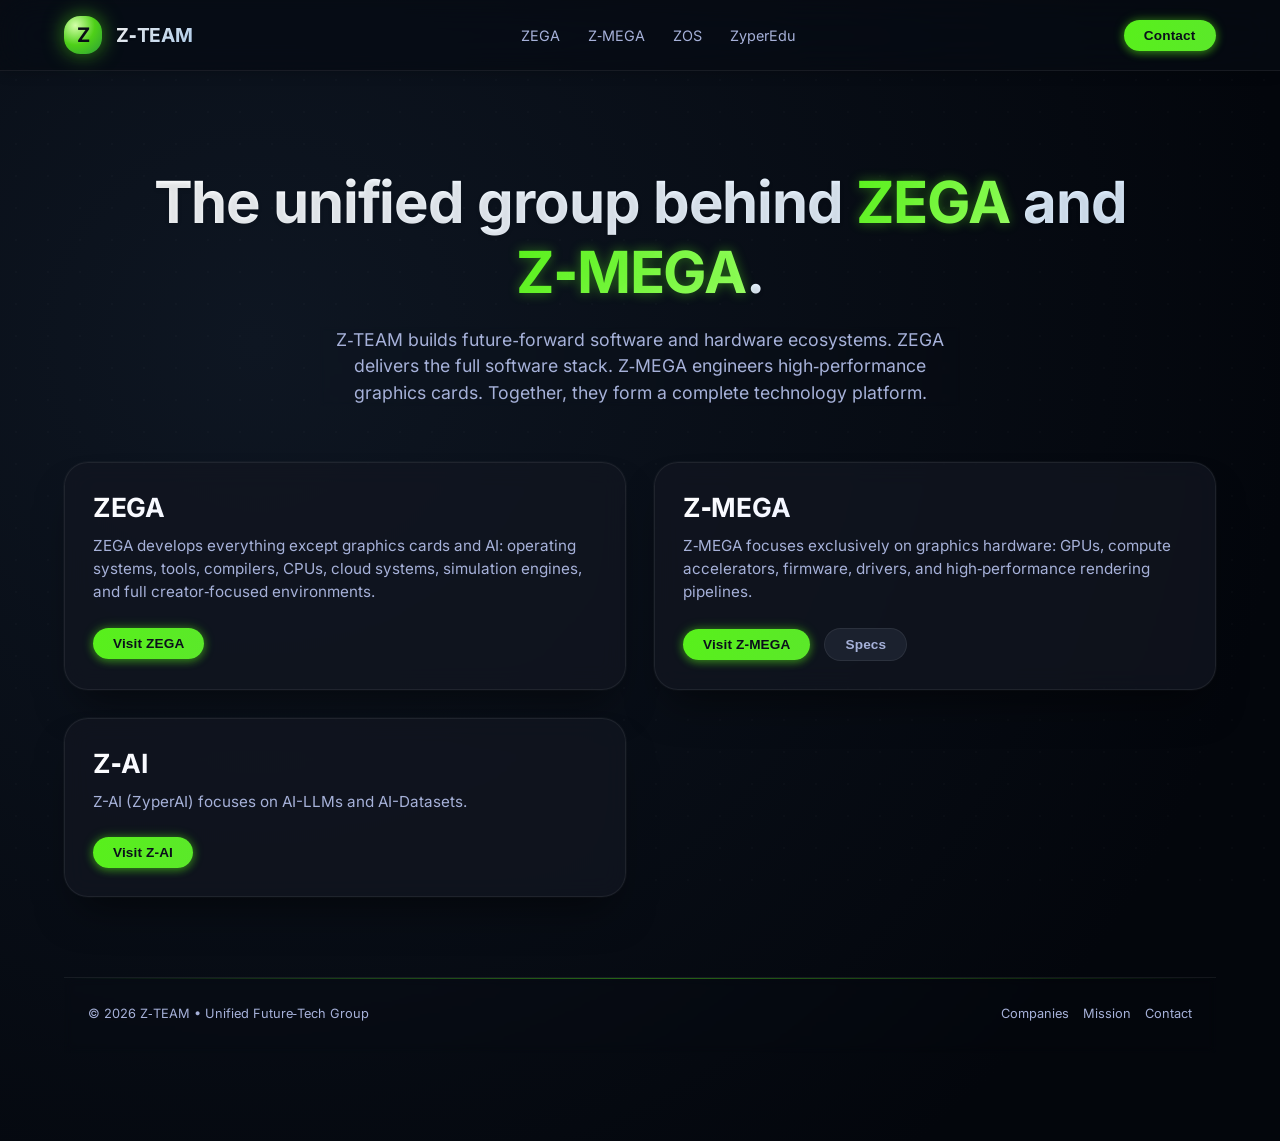
<file: index.html>
<html lang="en">

<head>
  <meta charset="UTF-8">
  <title>Z‑TEAM • Unified Future‑Tech Group</title>
  <meta name="viewport" content="width=device-width, initial-scale=1">
  <meta name="description" content="Z‑TEAM is the unified technology group behind ZEGA (software) and Z‑MEGA (graphics hardware). Future‑forward engineering, clear design, and accessible tools.">

  <link href="font.css" rel="stylesheet">
  <link href="https://z-team-official.github.io/Z-CDN/images/icons/zaix00.ico" rel="favicon">
  <style>
/***************************************
COPYRIGHT: ZEGA
DATE: 2026-03-28
UPDATED: 2026-11-13
THIS IS NOT TO BE SOLD OR REDISTRUIBUTED
***************************************/
:root {
  --accent: #58f01b;
  --accent-glow: rgba(88, 240, 27, 0.6);
  --accent-soft: rgba(88, 240, 27, 0.15);
  --accent-pulse: rgba(88, 240, 27, 0.4);
  --bg: #171717;
  --bg-panel: rgba(18, 22, 32, 0.75);
  --bg-panel-solid: #12161f;
  --bg-soft: #1b212e;
  --text: #f0f3fc;
  --text-muted: #a6b1d9;
  --radius: 24px;
  --radius-sm: 14px;
  --shadow: 0 25px 40px -15px rgba(0, 0, 0, 0.5), 0 0 0 1px rgba(255, 255, 255, 0.03);
  --shadow-glow: 0 25px 40px -12px rgba(0, 0, 0, 0.6), 0 0 0 1px rgba(88, 240, 27, 0.25), 0 0 28px rgba(88, 240, 27, 0.3);
  --border: rgba(255, 255, 255, 0.07);
  --transition-brisk: all 0.3s cubic-bezier(0.2, 0.95, 0.4, 1.05);
}

* {
  margin: 0;
  padding: 0;
  box-sizing: border-box;
}

body {
  font-family: "Inter", system-ui, -apple-system, 'Segoe UI', sans-serif;
  background: radial-gradient(circle at 20% 30%, #0e1622, #03060c 80%);
  color: var(--text);
  -webkit-font-smoothing: antialiased;
  min-height: 100vh;
  position: relative;
}

/* animated grain overlay for depth */
body::after {
  content: "";
  position: fixed;
  inset: 0;
  pointer-events: none;
  background: radial-gradient(rgba(255, 255, 255, 0.02) 1px, transparent 1px) 0 0 / 32px 32px;
  z-index: 0;
}

a {
  color: inherit;
  text-decoration: none;
  transition: var(--transition-brisk);
}

/* header with elevated glassmorphism + dynamic border glow */
header {
  position: sticky;
  top: 0;
  backdrop-filter: blur(18px) saturate(180%);
  background: rgba(7, 11, 18, 0.75);
  border-bottom: 1px solid var(--border);
  z-index: 30;
  box-shadow: 0 2px 12px rgba(0, 0, 0, 0.2);
  transition: var(--transition-brisk);
}

.nav {
  max-width: 1200px;
  margin: 0 auto;
  padding: 16px 24px;
  display: flex;
  align-items: center;
  justify-content: space-between;
}

.brand {
  display: flex;
  align-items: center;
  gap: 14px;
}

.brand-mark {
  width: 38px;
  height: 38px;
  border-radius: 16px;
  background: radial-gradient(circle at 30% 25%, #d4ffa9, #4ed018, #2a9d3a);
  box-shadow: 0 0 20px rgba(88, 240, 27, 0.55), 0 2px 6px rgba(0, 0, 0, 0.2);
  display: flex;
  align-items: center;
  justify-content: center;
  font-weight: 800;
  font-size: 20px;
  color: #0a0e16;
  transition: transform 0.2s ease, box-shadow 0.2s;
}

.brand-mark:hover {
  transform: scale(1.02);
  box-shadow: 0 0 32px rgba(88, 240, 27, 0.8);
}

.brand-text {
  font-weight: 700;
  letter-spacing: -0.01em;
  font-size: 1.2rem;
  background: linear-gradient(135deg, #ffffff, #c0e0ff);
  background-clip: text;
  -webkit-background-clip: text;
  color: transparent;
  text-shadow: 0 1px 2px rgba(0,0,0,0.1);
}

.nav-links {
  display: flex;
  gap: 28px;
  font-size: 0.9rem;
  font-weight: 500;
  color: var(--text-muted);
}

.nav-links a {
  position: relative;
  padding: 4px 0;
}

.nav-links a::after {
  content: '';
  position: absolute;
  bottom: 0;
  left: 0;
  width: 0;
  height: 2px;
  background: var(--accent);
  border-radius: 4px;
  box-shadow: 0 0 6px var(--accent-glow);
  transition: width 0.25s ease-out;
}

.nav-links a:hover {
  color: var(--accent);
}

.nav-links a:hover::after {
  width: 100%;
}

.btn {
  padding: 8px 20px;
  border-radius: 100px;
  border: none;
  cursor: pointer;
  font-size: 0.85rem;
  font-weight: 600;
  transition: var(--transition-brisk);
  letter-spacing: 0.01em;
  backdrop-filter: blur(4px);
}

.btn-primary {
  background: linear-gradient(105deg, var(--accent), #5be82a);
  color: #0a0f1a;
  box-shadow: 0 2px 8px rgba(88, 240, 27, 0.4), 0 0 12px rgba(88, 240, 27, 0.3);
}

.btn-primary:hover {
  transform: translateY(-2px);
  box-shadow: 0 12px 24px -8px rgba(88, 240, 27, 0.45), 0 0 0 1px rgba(255, 255, 255, 0.2), 0 0 22px var(--accent-glow);
  background: linear-gradient(105deg, #6efd2c, #4ad415);
}

.shell {
  max-width: 1200px;
  margin: 0 auto;
  padding: 48px 24px 88px;
  position: relative;
  z-index: 2;
}

/* HERO with text-glow and modern floating effect */
.hero {
  text-align: center;
  margin: 48px 0 20px;
}

.hero-title {
  font-size: clamp(38px, 5vw, 58px);
  font-weight: 800;
  letter-spacing: -0.02em;
  margin-bottom: 20px;
  background: linear-gradient(135deg, #ffffff, #d9ecff);
  background-clip: text;
  -webkit-background-clip: text;
  color: transparent;
  text-shadow: 0 2px 4px rgba(0, 0, 0, 0.1);
}

.hero-highlight {
  background: linear-gradient(125deg, var(--accent), #a2ff6f);
  background-clip: text;
  -webkit-background-clip: text;
  color: transparent;
  position: relative;
  display: inline-block;
  text-shadow: 0 0 12px rgba(88, 240, 27, 0.4);
}

.hero-sub {
  font-size: 1.1rem;
  color: var(--text-muted);
  max-width: 640px;
  margin: 0 auto 32px;
  line-height: 1.5;
  backdrop-filter: blur(2px);
}

/* COMPANY GRID - modern cards with interactive glow */
.company-grid {
  margin-top: 56px;
  display: grid;
  grid-template-columns: repeat(2, 1fr);
  gap: 28px;
}

.company-card {
  background: var(--bg-panel);
  backdrop-filter: blur(12px);
  border-radius: var(--radius);
  border: 1px solid var(--border);
  padding: 28px;
  box-shadow: var(--shadow);
  transition: var(--transition-brisk);
  transform: translateY(0px);
  position: relative;
  overflow: hidden;
}

.company-card::before {
  content: '';
  position: absolute;
  inset: 0;
  border-radius: inherit;
  padding: 1px;
  background: radial-gradient(circle at 0% 30%, rgba(88,240,27,0.2), transparent 70%);
  mask: linear-gradient(#fff 0 0) content-box, linear-gradient(#fff 0 0);
  -webkit-mask: linear-gradient(#fff 0 0) content-box, linear-gradient(#fff 0 0);
  -webkit-mask-composite: xor;
  mask-composite: exclude;
  pointer-events: none;
  opacity: 0;
  transition: opacity 0.4s;
}

.company-card:hover {
  transform: translateY(-6px);
  box-shadow: var(--shadow-glow);
  border-color: rgba(88, 240, 27, 0.25);
  background: rgba(22, 28, 40, 0.85);
}

.company-card:hover::before {
  opacity: 1;
}

.company-title {
  font-size: 1.65rem;
  font-weight: 700;
  letter-spacing: -0.01em;
  margin-bottom: 12px;
  background: linear-gradient(145deg, #fff, #cbd5ff);
  background-clip: text;
  -webkit-background-clip: text;
  color: transparent;
}

.company-body {
  font-size: 0.95rem;
  color: var(--text-muted);
  margin-bottom: 24px;
  line-height: 1.5;
}

.company-actions {
  display: flex;
  gap: 14px;
  align-items: center;
}

.company-actions .btn-outline {
  background: transparent;
  border: 1px solid rgba(88, 240, 27, 0.55);
  box-shadow: 0 0 6px rgba(88, 240, 27, 0.2);
  color: var(--accent);
  padding: 8px 18px;
  font-weight: 600;
  backdrop-filter: blur(4px);
}

.company-actions .btn-outline:hover {
  background: rgba(88, 240, 27, 0.12);
  border-color: var(--accent);
  box-shadow: 0 0 16px var(--accent-glow);
  transform: scale(0.98);
}

/* secondary cta style */
.btn-secondary {
  background: rgba(255, 255, 255, 0.04);
  border: 1px solid var(--border);
  color: var(--text);
  box-shadow: none;
}

.btn-secondary:hover {
  background: rgba(255, 255, 255, 0.08);
  border-color: rgba(88, 240, 27, 0.5);
  box-shadow: 0 0 14px rgba(88, 240, 27, 0.25);
  transform: translateY(-1px);
}

/* footer with subtle glow line */
footer {
  border-top: 1px solid var(--border);
  margin-top: 80px;
  padding: 28px 24px 32px;
  font-size: 0.8rem;
  color: var(--text-muted);
  display: flex;
  justify-content: space-between;
  flex-wrap: wrap;
  gap: 16px;
  backdrop-filter: blur(4px);
  position: relative;
}

footer::before {
  content: '';
  position: absolute;
  top: 0;
  left: 0;
  width: 100%;
  height: 1px;
  background: linear-gradient(90deg, transparent, var(--accent-glow), var(--accent), var(--accent-glow), transparent);
  opacity: 0.4;
}

footer a {
  transition: color 0.2s;
}

footer a:hover {
  color: var(--accent);
  text-shadow: 0 0 5px rgba(88, 240, 27, 0.5);
}

/* responsive refinements */
@media (max-width: 800px) {
  .company-grid {
    grid-template-columns: 1fr;
    gap: 24px;
  }
  .nav-links {
    display: none;
  }
  .hero-title {
    font-size: 2.2rem;
  }
  .shell {
    padding: 32px 20px 56px;
  }
  .company-card {
    padding: 22px;
  }
}

/* glow animation for accent elements - dynamic pulse */
@keyframes softPulse {
  0% {
    box-shadow: 0 0 5px rgba(88, 240, 27, 0.2), 0 0 0px rgba(88, 240, 27, 0);
  }
  100% {
    box-shadow: 0 0 20px rgba(88, 240, 27, 0.45), 0 0 6px rgba(88, 240, 27, 0.6);
  }
}

.btn-primary {
  animation: softPulse 2.2s infinite alternate ease-in-out;
}

.btn-primary:hover {
  animation: none;
}

/* custom scrollbar */
::-webkit-scrollbar {
  width: 5px;
  height: 5px;
}

::-webkit-scrollbar-track {
  background: #0b0f18;
}

::-webkit-scrollbar-thumb {
  background: var(--accent);
  border-radius: 10px;
  box-shadow: inset 0 0 3px rgba(0,0,0,0.3);
}

::-webkit-scrollbar-thumb:hover {
  background: #86ff3a;
}
  </style>


<style></style></head>
<body>
<header>
  <div class="nav">
    <div class="brand">
      <div class="brand-mark">Z</div>
      <div class="brand-text">Z‑TEAM</div>
    </div>

 <nav class="nav-links">
  <a href="companies/zega">ZEGA</a>
  <a href="companies/z-mega">Z‑MEGA</a>
  <a href="companies/zega/os/zos">ZOS</a>
    <a href="ZyperEdu/">ZyperEdu</a>
</nav>

    <a href="/"><button class="btn btn-primary">Contact</button></a>
  </div>
</header>

<div class="shell">

  <!-- HERO -->
  <section class="hero">
    <h1 class="hero-title">
      The unified group behind <span class="hero-highlight">ZEGA</span> and <span class="hero-highlight">Z‑MEGA</span>.
    </h1>
    <p class="hero-sub">
      Z‑TEAM builds future‑forward software and hardware ecosystems.  
      ZEGA delivers the full software stack.  
      Z‑MEGA engineers high‑performance graphics cards.  
      Together, they form a complete technology platform.
    </p>
  </section>

  <!-- COMPANIES -->
  <section id="companies" class="company-grid">

    <div class="company-card">
      <h2 class="company-title">ZEGA</h2>
      <p class="company-body">
        ZEGA develops everything except graphics cards and AI: operating systems, tools, compilers, CPUs, cloud systems, simulation engines, and full creator‑focused environments.
      </p>
      <div class="company-actions">
        <a href="/companies/zega"><button class="btn btn-primary">Visit ZEGA</button></a>
      </div>
    </div>

    <div class="company-card">
      <h2 class="company-title">Z‑MEGA</h2>
      <p class="company-body">
        Z‑MEGA focuses exclusively on graphics hardware: GPUs, compute accelerators, firmware, drivers, and high‑performance rendering pipelines.
      </p>
      <div class="company-actions">
        <a href="/companies/z-mega"><button class="btn btn-primary">Visit Z‑MEGA</button></a>
        <button class="btn" style="background:var(--bg-soft);border:1px solid var(--border);color:var(--text-muted);">
          Specs
        </button>
      </div>
    </div>

    <div class="company-card">
      <h2 class="company-title">Z‑AI</h2>
      <p class="company-body">
        Z-AI (ZyperAI) focuses on AI-LLMs and AI-Datasets.
      </p>
      <div class="company-actions">
        <a href="https://zyperai-official.github.io"><button class="btn btn-primary">Visit Z‑AI</button></a>
      </div>
    </div>

  </section>

  <!-- FOOTER -->
  <footer>
    <div>© <span id="year">2026</span> Z‑TEAM • Unified Future‑Tech Group</div>
    <div style="display:flex;gap:14px;">
      <a href="#companies">Companies</a>
      <a href="#mission">Mission</a>
      <a href="#contact">Contact</a>
    </div>
  </footer>

</div>

<script>
  document.getElementById("year").textContent = new Date().getFullYear();
</script>



</body></html>
</file>
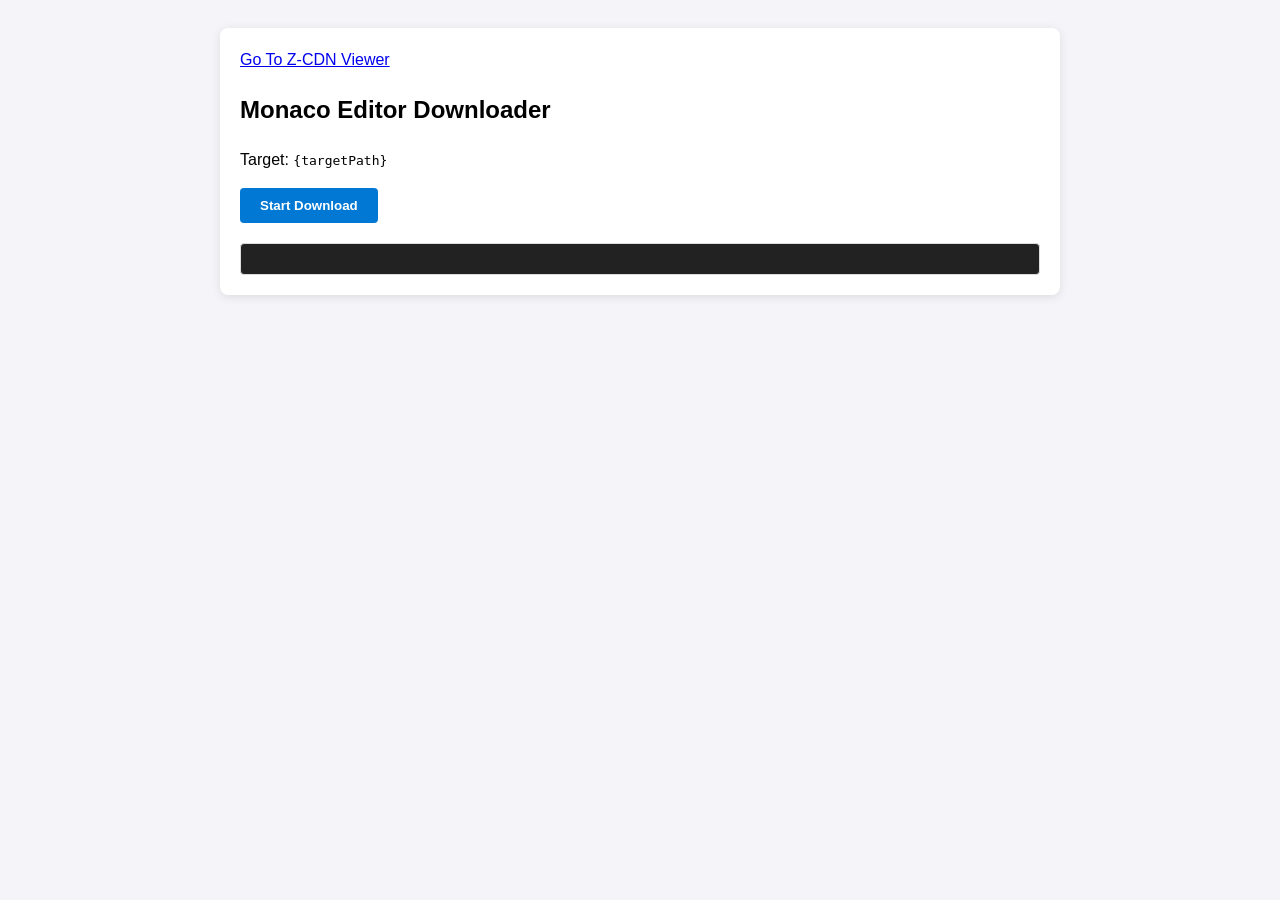
<file: Z-CDN/index.html>
<!DOCTYPE html>
<html lang="en">
<head>
    <meta charset="UTF-8">
    <title>Asset Downloader</title>
    <style>
        body { font-family: sans-serif; padding: 20px; line-height: 1.5; background: #f4f4f9; }
        .container { max-width: 800px; margin: auto; background: white; padding: 20px; border-radius: 8px; box-shadow: 0 2px 10px rgba(0,0,0,0.1); }
        #log { margin-top: 20px; padding: 15px; border: 1px solid #ddd; background: #222; color: #eee; font-family: monospace; font-size: 12px; max-height: 400px; overflow-y: auto; border-radius: 4px; }
        .success { color: #aaffaa; }
        .error { color: #ffaaaa; }
        .info { color: #88ccff; }
        button { padding: 10px 20px; cursor: pointer; background: #0078d4; color: white; border: none; border-radius: 4px; font-weight: bold; }
        button:disabled { background: #ccc; }
    </style>
</head>
<body>
    <div class="container">
        <a href="view.html">Go To Z-CDN Viewer</a>
        <h2>Monaco Editor Downloader</h2>
        <p>Target: <code>{targetPath}</code></p>
        <button id="downloadBtn">Start Download</button>
        <div id="log"></div>
    </div>

    <script>
        const package = "monaco-editor@0.56.0-dev-20260211";
        const targetPath = "dev/vs/";
        const api = `https://data.jsdelivr.com/v1/package/npm/${package}/flat`;
        const cdnBase = `https://cdn.jsdelivr.net/npm/${package}`; 

        const logElement = document.getElementById('log');
        const btn = document.getElementById('downloadBtn');

        function log(msg, type = 'info') {
            const div = document.createElement('div');
            div.className = type;
            div.textContent = `[${new Date().toLocaleTimeString()}] ${msg}`;
            logElement.appendChild(div);
            logElement.scrollTop = logElement.scrollHeight;
        }

        async function downloadFile(url, fileName) {
            try {
                const response = await fetch(url);
                if (!response.ok) throw new Error(`HTTP ${response.status}`);
                const blob = await response.blob();
                const link = document.createElement('a');
                link.href = URL.createObjectURL(blob);
                link.download = fileName;
                document.body.appendChild(link);
                link.click();
                document.body.removeChild(link);
                log(`✓ Saved: ${fileName}`, 'success');
            } catch (err) {
                log(`✗ Error downloading ${fileName}: ${err.message}`, 'error');
            }
        }

        btn.addEventListener('click', async () => {
            btn.disabled = true;
            logElement.innerHTML = '';
            log("Connecting to jsDelivr API...");

            try {
                const res = await fetch(api);
                const data = await res.json();
                
                // Clean the target path for comparison (remove leading/trailing slashes)
                const cleanTarget = targetPath.replace(/^\/|\/$/g, '');

                const files = data.files.filter(f => {
                    const cleanName = f.name.replace(/^\//, ''); // Remove leading slash from API result
                    return cleanName.startsWith(cleanTarget) && cleanName.endsWith('.css');
                });

                log(`Found ${files.length} matching files.`);

                if (files.length === 0) {
                    log("DEBUG: No matches found. Printing first 3 files in package:", "error");
                    data.files.slice(0, 3).forEach(f => log(`-> ${f.name}`));
                    return;
                }

                for (const file of files) {
                    const fileName = file.name.split('/').pop();
                    // Ensure fullUrl has exactly one slash between base and file.name
                    const fullUrl = cdnBase + (file.name.startsWith('/') ? '' : '/') + file.name;
                    await downloadFile(fullUrl, fileName);
                    await new Promise(r => setTimeout(r, 250)); // Throttling
                }

                log("Download process finished.");
            } catch (err) {
                log(`Critical Error: ${err.message}`, 'error');
            } finally {
                btn.disabled = false;
            }
        });
    </script>
</body>
</html>
</file>
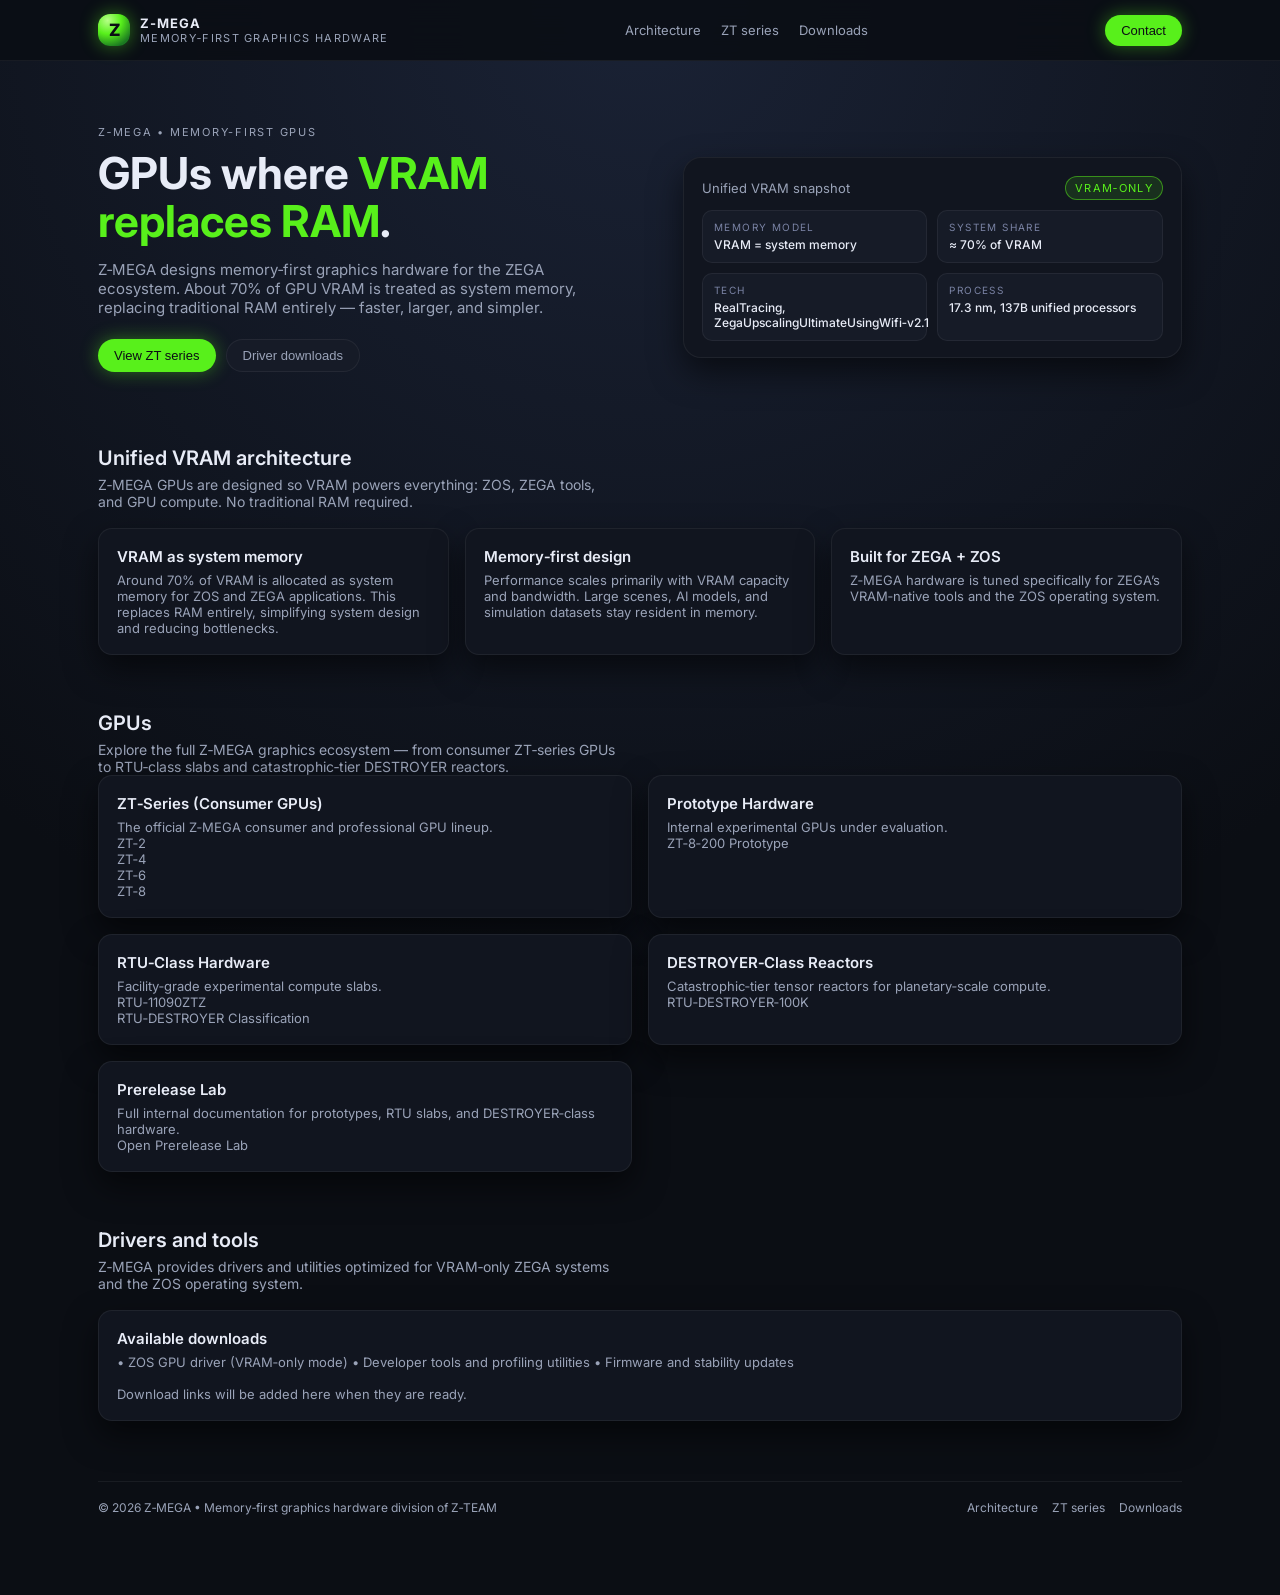
<file: companies/z-mega/index.html>
<!DOCTYPE html>
<html lang="en">
<head>
  <meta charset="UTF-8" />
  <title>Z‑MEGA • Memory‑First Graphics Hardware</title>
  <meta name="viewport" content="width=device-width, initial-scale=1" />
  <meta name="description" content="Z‑MEGA designs memory-first GPUs that replace traditional RAM. VRAM powers the entire ZEGA + ZOS ecosystem." />

  <link href="https://fonts.googleapis.com/css2?family=Inter:wght@300;400;500;600;700&display=swap" rel="stylesheet">

  <style>
    :root {
      --accent: #58f01b;
      --accent-soft: rgba(88, 240, 27, 0.12);
      --bg: #0b0e14;
      --bg-panel: #11151f;
      --bg-soft: #161b27;
      --text: #e8ecf7;
      --text-muted: #9aa3b8;
      --radius: 14px;
      --radius-sm: 10px;
      --shadow: 0 14px 32px rgba(0,0,0,0.55);
      --border: rgba(255,255,255,0.06);
    }

    * {
      margin: 0;
      padding: 0;
      box-sizing: border-box;
    }

    body {
      font-family: "Inter", sans-serif;
      background: radial-gradient(circle at top, #1a2235 0%, #0b0e14 60%);
      color: var(--text);
      -webkit-font-smoothing: antialiased;
    }

    a {
      color: inherit;
      text-decoration: none;
    }

    header {
      position: sticky;
      top: 0;
      backdrop-filter: blur(14px);
      background: rgba(11,14,20,0.9);
      border-bottom: 1px solid var(--border);
      z-index: 20;
    }

    .nav {
      max-width: 1120px;
      margin: 0 auto;
      padding: 14px 18px;
      display: flex;
      align-items: center;
      justify-content: space-between;
      gap: 16px;
    }

    .brand {
      display: flex;
      align-items: center;
      gap: 10px;
    }

    .brand-mark {
      width: 32px;
      height: 32px;
      border-radius: 12px;
      background: radial-gradient(circle at 30% 20%, #b6ff87, #58f01b 40%, #1b7921 80%);
      box-shadow: 0 0 18px rgba(88,240,27,0.45);
      display: flex;
      align-items: center;
      justify-content: center;
      font-weight: 800;
      color: #0b0e14;
      font-size: 17px;
    }

    .brand-text-main {
      font-weight: 700;
      letter-spacing: 0.08em;
      font-size: 13px;
    }

    .brand-text-sub {
      font-size: 11px;
      color: var(--text-muted);
      letter-spacing: 0.12em;
      text-transform: uppercase;
    }

    .nav-links {
      display: flex;
      gap: 20px;
      font-size: 13px;
      color: var(--text-muted);
    }

    .nav-links a:hover {
      color: var(--accent);
    }

    .btn {
      padding: 8px 16px;
      border-radius: 999px;
      border: none;
      cursor: pointer;
      font-size: 13px;
      font-weight: 500;
      transition: 0.2s ease;
      display: inline-flex;
      align-items: center;
      gap: 6px;
    }

    .btn-primary {
      background: var(--accent);
      color: #0b0e14;
      box-shadow: 0 0 18px rgba(88,240,27,0.4);
    }

    .btn-primary:hover {
      transform: translateY(-1px);
      box-shadow: 0 0 26px rgba(88,240,27,0.55);
    }

    .btn-ghost {
      background: var(--bg-soft);
      border: 1px solid var(--border);
      color: var(--text-muted);
    }

    .btn-ghost:hover {
      color: var(--text);
      border-color: rgba(88,240,27,0.5);
    }

    .shell {
      max-width: 1120px;
      margin: 0 auto;
      padding: 40px 18px 80px;
    }

    /* HERO */

    .hero {
      display: grid;
      grid-template-columns: minmax(0, 1.1fr) minmax(0, 1fr);
      gap: 36px;
      align-items: center;
      margin-top: 24px;
    }

    .hero-kicker {
      font-size: 11px;
      text-transform: uppercase;
      letter-spacing: 0.16em;
      color: var(--text-muted);
      margin-bottom: 10px;
    }

    .hero-title {
      font-size: clamp(32px, 4vw, 44px);
      font-weight: 700;
      line-height: 1.1;
      margin-bottom: 14px;
    }

    .hero-highlight {
      color: var(--accent);
    }

    .hero-sub {
      font-size: 15px;
      color: var(--text-muted);
      max-width: 520px;
      margin-bottom: 22px;
    }

    .hero-actions {
      display: flex;
      flex-wrap: wrap;
      gap: 10px;
      margin-bottom: 18px;
    }

    /* PANEL */

    .panel {
      background: var(--bg-panel);
      border-radius: 18px;
      border: 1px solid var(--border);
      padding: 18px 18px 16px;
      box-shadow: var(--shadow);
    }

    .panel-header {
      display: flex;
      justify-content: space-between;
      align-items: center;
      margin-bottom: 10px;
      font-size: 13px;
      color: var(--text-muted);
    }

    .panel-tag {
      font-size: 11px;
      padding: 4px 9px;
      border-radius: 999px;
      border: 1px solid rgba(88,240,27,0.5);
      background: var(--accent-soft);
      color: var(--accent);
      letter-spacing: 0.12em;
      text-transform: uppercase;
    }

    .panel-grid {
      display: grid;
      grid-template-columns: repeat(2, minmax(0, 1fr));
      gap: 10px;
    }

    .panel-item {
      background: var(--bg-soft);
      border-radius: var(--radius-sm);
      border: 1px solid var(--border);
      padding: 10px 11px;
      font-size: 12px;
    }

    .panel-item-label {
      font-size: 10px;
      text-transform: uppercase;
      letter-spacing: 0.14em;
      color: #7a83a4;
      margin-bottom: 4px;
    }

    .panel-item-value {
      font-weight: 500;
    }

    /* SECTIONS */

    .section {
      margin-top: 56px;
    }

    .section-header {
      margin-bottom: 18px;
    }

    .section-title {
      font-size: 20px;
      font-weight: 600;
      margin-bottom: 6px;
    }

    .section-sub {
      font-size: 14px;
      color: var(--text-muted);
      max-width: 520px;
    }

    .grid {
      display: grid;
      gap: 16px;
    }

    .grid-3 {
      grid-template-columns: repeat(3, minmax(0, 1fr));
    }

    .grid-2 {
      grid-template-columns: repeat(2, minmax(0, 1fr));
    }

    .card {
      background: var(--bg-panel);
      border-radius: var(--radius);
      border: 1px solid var(--border);
      padding: 18px;
      box-shadow: var(--shadow);
      font-size: 13px;
    }

    .card-title {
      font-size: 15px;
      font-weight: 600;
      margin-bottom: 6px;
    }

    .card-body {
      color: var(--text-muted);
    }

    /* FOOTER */

    footer {
      border-top: 1px solid var(--border);
      margin-top: 60px;
      padding-top: 18px;
      font-size: 12px;
      color: var(--text-muted);
      display: flex;
      justify-content: space-between;
      flex-wrap: wrap;
      gap: 12px;
    }

    .footer-links {
      display: flex;
      gap: 14px;
    }

    @media (max-width: 900px) {
      .hero {
        grid-template-columns: minmax(0, 1fr);
      }
    }

    @media (max-width: 700px) {
      .nav-links {
        display: none;
      }
      .grid-3 {
        grid-template-columns: minmax(0, 1fr);
      }
      .grid-2 {
        grid-template-columns: minmax(0, 1fr);
      }
    }
  </style>
</head>
<body>

<header>
  <div class="nav">
    <div class="brand">
      <div class="brand-mark">Z</div>
      <div>
        <div class="brand-text-main">Z‑MEGA</div>
        <div class="brand-text-sub">memory‑first graphics hardware</div>
      </div>
    </div>

    <nav class="nav-links">
      <a href="#architecture">Architecture</a>
      <a href="#zt-series">ZT series</a>
      <a href="#downloads">Downloads</a>
    </nav>

    <button class="btn btn-primary">Contact</button>
  </div>
</header>

<div class="shell">

  <!-- HERO -->
  <section class="hero">
    <div>
      <div class="hero-kicker">Z‑MEGA • MEMORY-FIRST GPUS</div>

      <h1 class="hero-title">
        GPUs where <span class="hero-highlight">VRAM replaces RAM</span>.
      </h1>

      <p class="hero-sub">
        Z‑MEGA designs memory‑first graphics hardware for the ZEGA ecosystem.  
        About 70% of GPU VRAM is treated as system memory, replacing traditional RAM entirely — faster, larger, and simpler.
      </p>

      <div class="hero-actions">
        <button class="btn btn-primary">View ZT series</button>
        <button class="btn btn-ghost">Driver downloads</button>
      </div>
    </div>

    <aside class="panel">
      <div class="panel-header">
        <span>Unified VRAM snapshot</span>
        <span class="panel-tag">VRAM‑only</span>
      </div>

      <div class="panel-grid">
        <div class="panel-item">
          <div class="panel-item-label">Memory model</div>
          <div class="panel-item-value">VRAM = system memory</div>
        </div>
        <div class="panel-item">
          <div class="panel-item-label">System share</div>
          <div class="panel-item-value">≈ 70% of VRAM</div>
        </div>
        <div class="panel-item">
          <div class="panel-item-label">Tech</div>
          <div class="panel-item-value">RealTracing, ZegaUpscalingUltimateUsingWifi‑v2.1</div>
        </div>
        <div class="panel-item">
          <div class="panel-item-label">Process</div>
          <div class="panel-item-value">17.3 nm, 137B unified processors</div>
        </div>
      </div>
    </aside>
  </section>

  <!-- ARCHITECTURE -->
  <section class="section" id="architecture">
    <div class="section-header">
      <h2 class="section-title">Unified VRAM architecture</h2>
      <p class="section-sub">
        Z‑MEGA GPUs are designed so VRAM powers everything: ZOS, ZEGA tools, and GPU compute. No traditional RAM required.
      </p>
    </div>

    <div class="grid grid-3">
      <article class="card">
        <div class="card-title">VRAM as system memory</div>
        <div class="card-body">
          Around 70% of VRAM is allocated as system memory for ZOS and ZEGA applications.  
          This replaces RAM entirely, simplifying system design and reducing bottlenecks.
        </div>
      </article>

      <article class="card">
        <div class="card-title">Memory‑first design</div>
        <div class="card-body">
          Performance scales primarily with VRAM capacity and bandwidth.  
          Large scenes, AI models, and simulation datasets stay resident in memory.
        </div>
      </article>

      <article class="card">
        <div class="card-title">Built for ZEGA + ZOS</div>
        <div class="card-body">
          Z‑MEGA hardware is tuned specifically for ZEGA’s VRAM‑native tools and the ZOS operating system.
        </div>
      </article>
    </div>
  </section>

  <!--GPUs-->
<section class="section">
  <h2 class="section-title">GPUs</h2>
  <p class="section-sub">
    Explore the full Z‑MEGA graphics ecosystem — from consumer ZT‑series GPUs to RTU‑class slabs and catastrophic‑tier DESTROYER reactors.
  </p>

  <div class="grid grid-2">

    <article class="card">
      <div class="card-title">ZT‑Series (Consumer GPUs)</div>
      <div class="card-body">
        The official Z‑MEGA consumer and professional GPU lineup.
        <div class="spec">
          <a href="gpu/zt.html">ZT‑2</a><br>
          <a href="gpu/zt.html">ZT‑4</a><br>
          <a href="gpu/zt.html">ZT‑6</a><br>
          <a href="gpu/zt.html">ZT‑8</a>
        </div>
      </div>
    </article>

    <article class="card">
      <div class="card-title">Prototype Hardware</div>
      <div class="card-body">
        Internal experimental GPUs under evaluation.
        <div class="spec">
          <a href="gpu/prerelease.html#prototypes">ZT‑8‑200 Prototype</a><br>
        </div>
      </div>
    </article>

    <article class="card">
      <div class="card-title">RTU‑Class Hardware</div>
      <div class="card-body">
        Facility‑grade experimental compute slabs.
        <div class="spec">
          <a href="gpu/prerelease.html#rtu">RTU‑11090ZTZ</a><br>
          <a href="gpu/prerelease.html#rtu">RTU‑DESTROYER Classification</a>
        </div>
      </div>
    </article>

    <article class="card">
      <div class="card-title">DESTROYER‑Class Reactors</div>
      <div class="card-body">
        Catastrophic‑tier tensor reactors for planetary‑scale compute.
        <div class="spec">
          <a href="gpu/prerelease.html#destroyer">RTU‑DESTROYER‑100K</a><br>
        </div>
      </div>
    </article>

    <article class="card">
      <div class="card-title">Prerelease Lab</div>
      <div class="card-body">
        Full internal documentation for prototypes, RTU slabs, and DESTROYER‑class hardware.
        <div class="spec">
          <a href="gpu/prerelease.html">Open Prerelease Lab</a>
        </div>
      </div>
    </article>

  </div>
</section>

  <!-- DOWNLOADS -->
  <section class="section" id="downloads">
    <div class="section-header">
      <h2 class="section-title">Drivers and tools</h2>
      <p class="section-sub">
        Z‑MEGA provides drivers and utilities optimized for VRAM‑only ZEGA systems and the ZOS operating system.
      </p>
    </div>

    <div class="card">
      <div class="card-title">Available downloads</div>
      <div class="card-body">
        • ZOS GPU driver (VRAM‑only mode)  
        • Developer tools and profiling utilities  
        • Firmware and stability updates  
        <br><br>
        Download links will be added here when they are ready.
      </div>
    </div>
  </section>

  <!-- FOOTER -->
  <footer>
    <div>© <span id="year"></span> Z‑MEGA • Memory‑first graphics hardware division of Z‑TEAM</div>
    <div class="footer-links">
      <a href="#architecture">Architecture</a>
      <a href="#zt-series">ZT series</a>
      <a href="#downloads">Downloads</a>
    </div>
  </footer>

</div>

<script>
  document.getElementById("year").textContent = new Date().getFullYear();
</script>

</body>
</html>
</file>
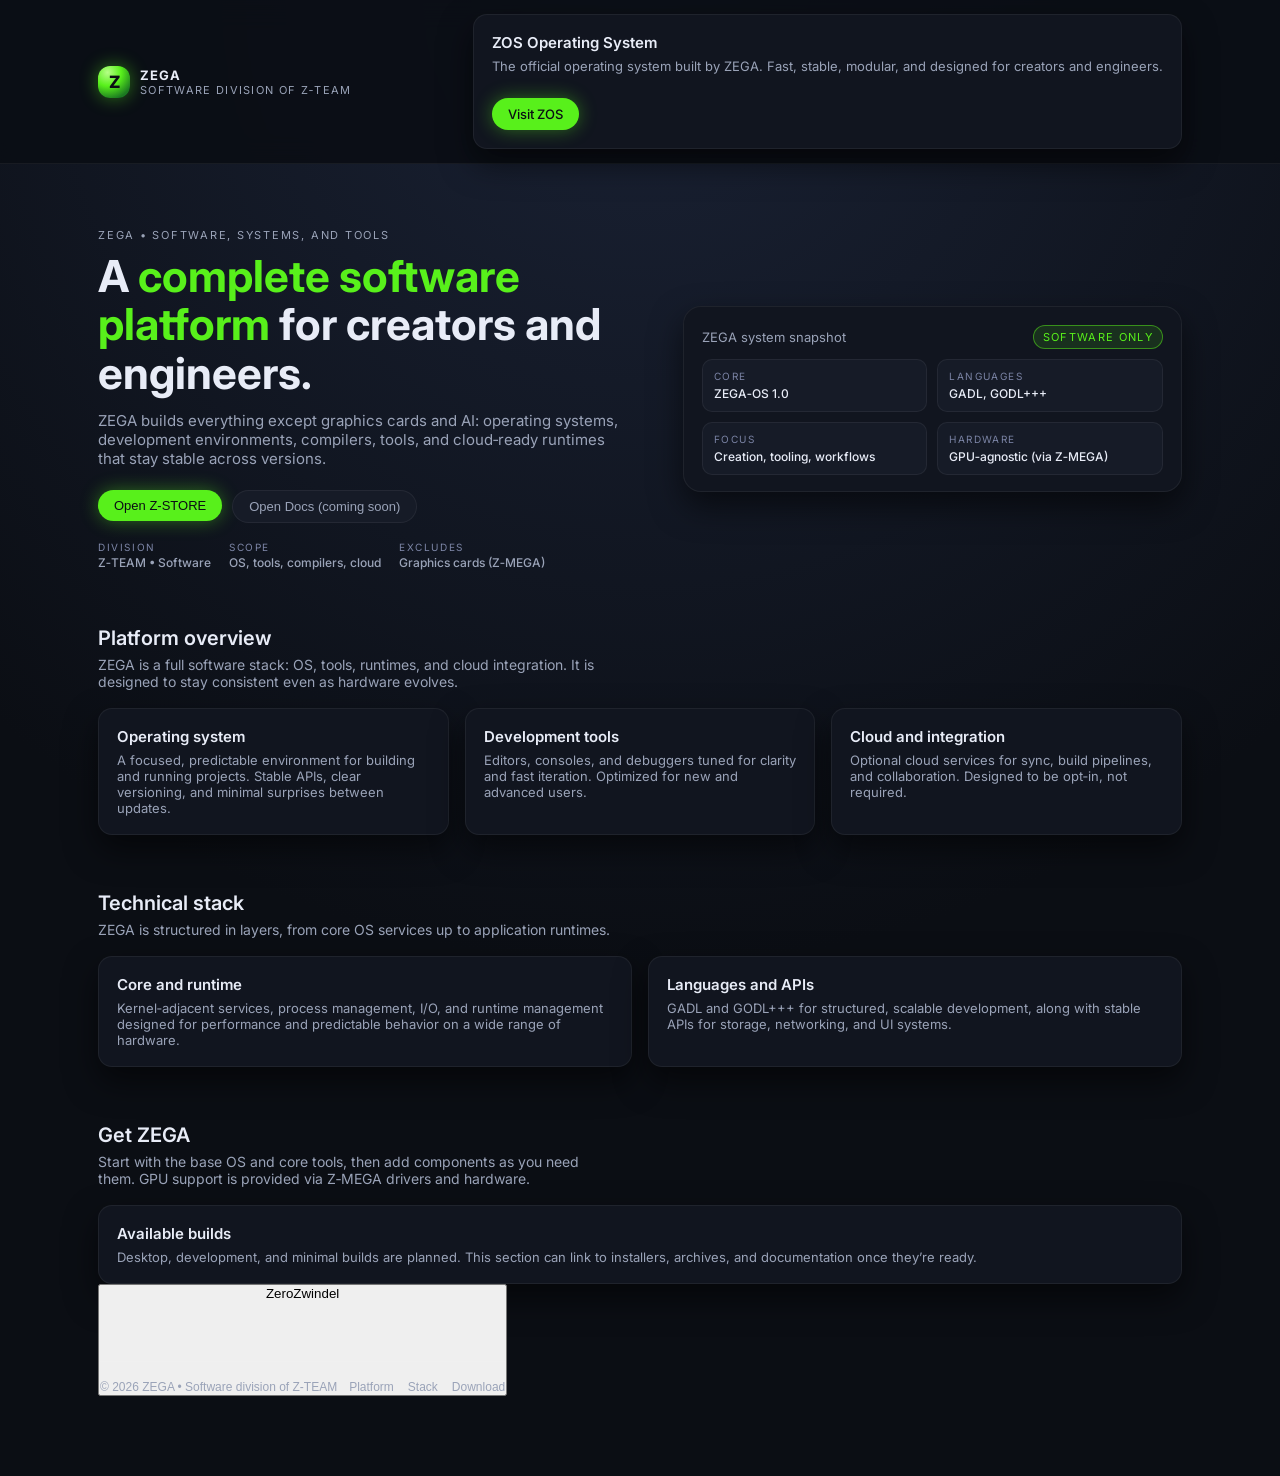
<file: companies/zega/index.html>
<!DOCTYPE html>
<html lang="en">
<head>
  <meta charset="UTF-8" />
  <title>ZEGA • Software for the Next Generation</title>
  <meta name="viewport" content="width=device-width, initial-scale=1" />
  <meta name="description" content="ZEGA builds next-generation operating systems, tools, and platforms for creators and engineers. Everything except graphics cards." />

  <link href="https://fonts.googleapis.com/css2?family=Inter:wght@300;400;500;600;700&display=swap" rel="stylesheet">

  <style>
    :root {
      --accent: #58f01b;
      --accent-soft: rgba(88, 240, 27, 0.12);
      --bg: #0b0e14;
      --bg-panel: #11151f;
      --bg-soft: #161b27;
      --text: #e8ecf7;
      --text-muted: #9aa3b8;
      --radius: 14px;
      --radius-sm: 10px;
      --shadow: 0 14px 32px rgba(0,0,0,0.55);
      --border: rgba(255,255,255,0.06);
    }

    * {
      margin: 0;
      padding: 0;
      box-sizing: border-box;
    }

    body {
      font-family: "Inter", sans-serif;
      background: radial-gradient(circle at top, #1a2235 0%, #0b0e14 60%);
      color: var(--text);
      -webkit-font-smoothing: antialiased;
    }

    a {
      color: inherit;
      text-decoration: none;
    }

    header {
      position: sticky;
      top: 0;
      backdrop-filter: blur(14px);
      background: rgba(11,14,20,0.9);
      border-bottom: 1px solid var(--border);
      z-index: 20;
    }

    .nav {
      max-width: 1120px;
      margin: 0 auto;
      padding: 14px 18px;
      display: flex;
      align-items: center;
      justify-content: space-between;
      gap: 16px;
    }

    .brand {
      display: flex;
      align-items: center;
      gap: 10px;
    }

    .brand-mark {
      width: 32px;
      height: 32px;
      border-radius: 12px;
      background: radial-gradient(circle at 30% 20%, #b6ff87, #58f01b 40%, #1b7921 80%);
      box-shadow: 0 0 18px rgba(88,240,27,0.45);
      display: flex;
      align-items: center;
      justify-content: center;
      font-weight: 800;
      color: #0b0e14;
      font-size: 17px;
    }

    .brand-text-main {
      font-weight: 700;
      letter-spacing: 0.08em;
      font-size: 13px;
    }

    .brand-text-sub {
      font-size: 11px;
      color: var(--text-muted);
      letter-spacing: 0.12em;
      text-transform: uppercase;
    }

    .nav-links {
      display: flex;
      gap: 20px;
      font-size: 13px;
      color: var(--text-muted);
    }

    .nav-links a:hover {
      color: var(--accent);
    }

    .btn {
      padding: 8px 16px;
      border-radius: 999px;
      border: none;
      cursor: pointer;
      font-size: 13px;
      font-weight: 500;
      transition: 0.2s ease;
      display: inline-flex;
      align-items: center;
      gap: 6px;
    }

    .btn-primary {
      background: var(--accent);
      color: #0b0e14;
      box-shadow: 0 0 18px rgba(88,240,27,0.4);
    }

    .btn-primary:hover {
      transform: translateY(-1px);
      box-shadow: 0 0 26px rgba(88,240,27,0.55);
    }

    .btn-ghost {
      background: var(--bg-soft);
      border: 1px solid var(--border);
      color: var(--text-muted);
    }

    .btn-ghost:hover {
      color: var(--text);
      border-color: rgba(88,240,27,0.5);
    }

    .shell {
      max-width: 1120px;
      margin: 0 auto;
      padding: 40px 18px 80px;
    }

    /* HERO */

    .hero {
      display: grid;
      grid-template-columns: minmax(0, 1.1fr) minmax(0, 1fr);
      gap: 36px;
      align-items: center;
      margin-top: 24px;
    }

    .hero-kicker {
      font-size: 11px;
      text-transform: uppercase;
      letter-spacing: 0.16em;
      color: var(--text-muted);
      margin-bottom: 10px;
    }

    .hero-title {
      font-size: clamp(32px, 4vw, 44px);
      font-weight: 700;
      line-height: 1.1;
      margin-bottom: 14px;
    }

    .hero-highlight {
      color: var(--accent);
    }

    .hero-sub {
      font-size: 15px;
      color: var(--text-muted);
      max-width: 520px;
      margin-bottom: 22px;
    }

    .hero-actions {
      display: flex;
      flex-wrap: wrap;
      gap: 10px;
      margin-bottom: 18px;
    }

    .hero-meta {
      display: flex;
      flex-wrap: wrap;
      gap: 18px;
      font-size: 12px;
      color: var(--text-muted);
    }

    .hero-meta-item {
      display: flex;
      flex-direction: column;
      gap: 2px;
    }

    .hero-meta-label {
      font-size: 10px;
      text-transform: uppercase;
      letter-spacing: 0.16em;
      color: #7d86a7;
    }

    .hero-meta-value {
      font-weight: 500;
    }

    /* HERO PANEL */

    .panel {
      background: var(--bg-panel);
      border-radius: 18px;
      border: 1px solid var(--border);
      padding: 18px 18px 16px;
      box-shadow: var(--shadow);
    }

    .panel-header {
      display: flex;
      justify-content: space-between;
      align-items: center;
      margin-bottom: 10px;
      font-size: 13px;
      color: var(--text-muted);
    }

    .panel-tag {
      font-size: 11px;
      padding: 4px 9px;
      border-radius: 999px;
      border: 1px solid rgba(88,240,27,0.5);
      background: var(--accent-soft);
      color: var(--accent);
      letter-spacing: 0.12em;
      text-transform: uppercase;
    }

    .panel-grid {
      display: grid;
      grid-template-columns: repeat(2, minmax(0, 1fr));
      gap: 10px;
    }

    .panel-item {
      background: var(--bg-soft);
      border-radius: var(--radius-sm);
      border: 1px solid var(--border);
      padding: 10px 11px;
      font-size: 12px;
    }

    .panel-item-label {
      font-size: 10px;
      text-transform: uppercase;
      letter-spacing: 0.14em;
      color: #7a83a4;
      margin-bottom: 4px;
    }

    .panel-item-value {
      font-weight: 500;
    }

    /* SECTIONS */

    .section {
      margin-top: 56px;
    }

    .section-header {
      margin-bottom: 18px;
    }

    .section-title {
      font-size: 20px;
      font-weight: 600;
      margin-bottom: 6px;
    }

    .section-sub {
      font-size: 14px;
      color: var(--text-muted);
      max-width: 520px;
    }

    .grid {
      display: grid;
      gap: 16px;
    }

    .grid-3 {
      grid-template-columns: repeat(3, minmax(0, 1fr));
    }

    .grid-2 {
      grid-template-columns: repeat(2, minmax(0, 1fr));
    }

    .card {
      background: var(--bg-panel);
      border-radius: var(--radius);
      border: 1px solid var(--border);
      padding: 18px;
      box-shadow: var(--shadow);
      font-size: 13px;
    }

    .card-title {
      font-size: 15px;
      font-weight: 600;
      margin-bottom: 6px;
    }

    .card-body {
      color: var(--text-muted);
    }

    /* FOOTER */

    footer {
      border-top: 1px solid var(--border);
      margin-top: 60px;
      padding-top: 18px;
      font-size: 12px;
      color: var(--text-muted);
      display: flex;
      justify-content: space-between;
      flex-wrap: wrap;
      gap: 12px;
    }

    .footer-links {
      display: flex;
      gap: 14px;
    }

    @media (max-width: 900px) {
      .hero {
        grid-template-columns: minmax(0, 1fr);
      }
    }

    @media (max-width: 700px) {
      .nav-links {
        display: none;
      }
      .grid-3 {
        grid-template-columns: minmax(0, 1fr);
      }
      .grid-2 {
        grid-template-columns: minmax(0, 1fr);
      }
    }
  </style>
</head>
<body>
<header>
  <div class="nav">
    <div class="brand">
      <div class="brand-mark">Z</div>
      <div>
        <div class="brand-text-main">ZEGA</div>
        <div class="brand-text-sub">software division of Z‑TEAM</div>
      </div>
    </div>

<article class="card">
  <div class="card-title">ZOS Operating System</div>
  <div class="card-body">
    The official operating system built by ZEGA. Fast, stable, modular, and designed for creators and engineers.
    <br><br>
    <a href="os/zos.html" class="btn btn-primary" style="margin-top:8px;">Visit ZOS</a>
  </div>
</article>
  </div>
</header>

<div class="shell">

  <!-- HERO -->
  <section class="hero">
    <div>
      <div class="hero-kicker">ZEGA • SOFTWARE, SYSTEMS, AND TOOLS</div>

      <h1 class="hero-title">
        A <span class="hero-highlight">complete software platform</span> for creators and engineers.
      </h1>

      <p class="hero-sub">
        ZEGA builds everything except graphics cards and AI: operating systems, development environments, compilers, tools, and cloud‑ready runtimes that stay stable across versions.
      </p>

      <div class="hero-actions">
        <a href="z-store.html">
          <button class="btn btn-primary" href="z-store.html">Open Z-STORE</button>
        </a>
        <a href="https://example.com">
         <button class="btn btn-ghost" id="docsBtn">Open Docs (coming soon)</button>
        </a>
      </div>

      <div class="hero-meta">
        <div class="hero-meta-item">
          <div class="hero-meta-label">Division</div>
          <div class="hero-meta-value">Z‑TEAM • Software</div>
        </div>
        <div class="hero-meta-item">
          <div class="hero-meta-label">Scope</div>
          <div class="hero-meta-value">OS, tools, compilers, cloud</div>
        </div>
        <div class="hero-meta-item">
          <div class="hero-meta-label">Excludes</div>
          <div class="hero-meta-value">Graphics cards (Z‑MEGA)</div>
        </div>
      </div>
    </div>

    <aside class="panel">
      <div class="panel-header">
        <span>ZEGA system snapshot</span>
        <span class="panel-tag">Software only</span>
      </div>

      <div class="panel-grid">
        <div class="panel-item">
          <div class="panel-item-label">Core</div>
          <div class="panel-item-value">ZEGA‑OS 1.0</div>
        </div>
        <div class="panel-item">
          <div class="panel-item-label">Languages</div>
          <div class="panel-item-value">GADL, GODL+++</div>
        </div>
        <div class="panel-item">
          <div class="panel-item-label">Focus</div>
          <div class="panel-item-value">Creation, tooling, workflows</div>
        </div>
        <div class="panel-item">
          <div class="panel-item-label">Hardware</div>
          <div class="panel-item-value">GPU‑agnostic (via Z‑MEGA)</div>
        </div>
      </div>
    </aside>
  </section>

  <!-- PLATFORM -->
  <section class="section" id="platform">
    <div class="section-header">
      <h2 class="section-title">Platform overview</h2>
      <p class="section-sub">
        ZEGA is a full software stack: OS, tools, runtimes, and cloud integration. It is designed to stay consistent even as hardware evolves.
      </p>
    </div>

    <div class="grid grid-3">
      <article class="card">
        <div class="card-title">Operating system</div>
        <div class="card-body">
          A focused, predictable environment for building and running projects. Stable APIs, clear versioning, and minimal surprises between updates.
        </div>
      </article>

      <article class="card">
        <div class="card-title">Development tools</div>
        <div class="card-body">
          Editors, consoles, and debuggers tuned for clarity and fast iteration. Optimized for new and advanced users.
        </div>
      </article>

      <article class="card">
        <div class="card-title">Cloud and integration</div>
        <div class="card-body">
          Optional cloud services for sync, build pipelines, and collaboration. Designed to be opt‑in, not required.
        </div>
      </article>
    </div>
  </section>

  <!-- STACK -->
  <section class="section" id="stack">
    <div class="section-header">
      <h2 class="section-title">Technical stack</h2>
      <p class="section-sub">
        ZEGA is structured in layers, from core OS services up to application runtimes.
      </p>
    </div>

    <div class="grid grid-2">
      <article class="card">
        <div class="card-title">Core and runtime</div>
        <div class="card-body">
          Kernel‑adjacent services, process management, I/O, and runtime management designed for performance and predictable behavior on a wide range of hardware.
        </div>
      </article>

      <article class="card">
        <div class="card-title">Languages and APIs</div>
        <div class="card-body">
          GADL and GODL+++ for structured, scalable development, along with stable APIs for storage, networking, and UI systems.
        </div>
      </article>
    </div>
  </section>

  <!-- DOWNLOAD / CALL TO ACTION -->
  <section class="section" id="download">
    <div class="section-header">
      <h2 class="section-title">Get ZEGA</h2>
      <p class="section-sub">
        Start with the base OS and core tools, then add components as you need them. GPU support is provided via Z‑MEGA drivers and hardware.
      </p>
    </div>

    <div class="card">
      <div class="card-title">Available builds</div>
      <div class="card-body">
        Desktop, development, and minimal builds are planned. This section can link to installers, archives, and documentation once they’re ready.
      </div>
    </div>
  </section>
  
  <button>
  <a href="platform/index.html">ZeroZwindel</a>

  <!-- FOOTER -->
  <footer>
    <div>© <span id="year"></span> ZEGA • Software division of Z‑TEAM</div>
    <div class="footer-links">
      <a href="#platform">Platform</a>
      <a href="#stack">Stack</a>
      <a href="#download">Download</a>
    </div>
  </footer>

</div>

<script>
  document.getElementById("year").textContent = new Date().getFullYear();

  // Placeholder actions for buttons (can be wired to real routes later)
  document.getElementById("downloadBtn").addEventListener("click", function () {
    alert("Download links will go here.");
  });

  document.getElementById("docsBtn").addEventListener("click", function () {
    alert("Documentation URL will go here.");
  });
</script>

</body>
</html>
</file>
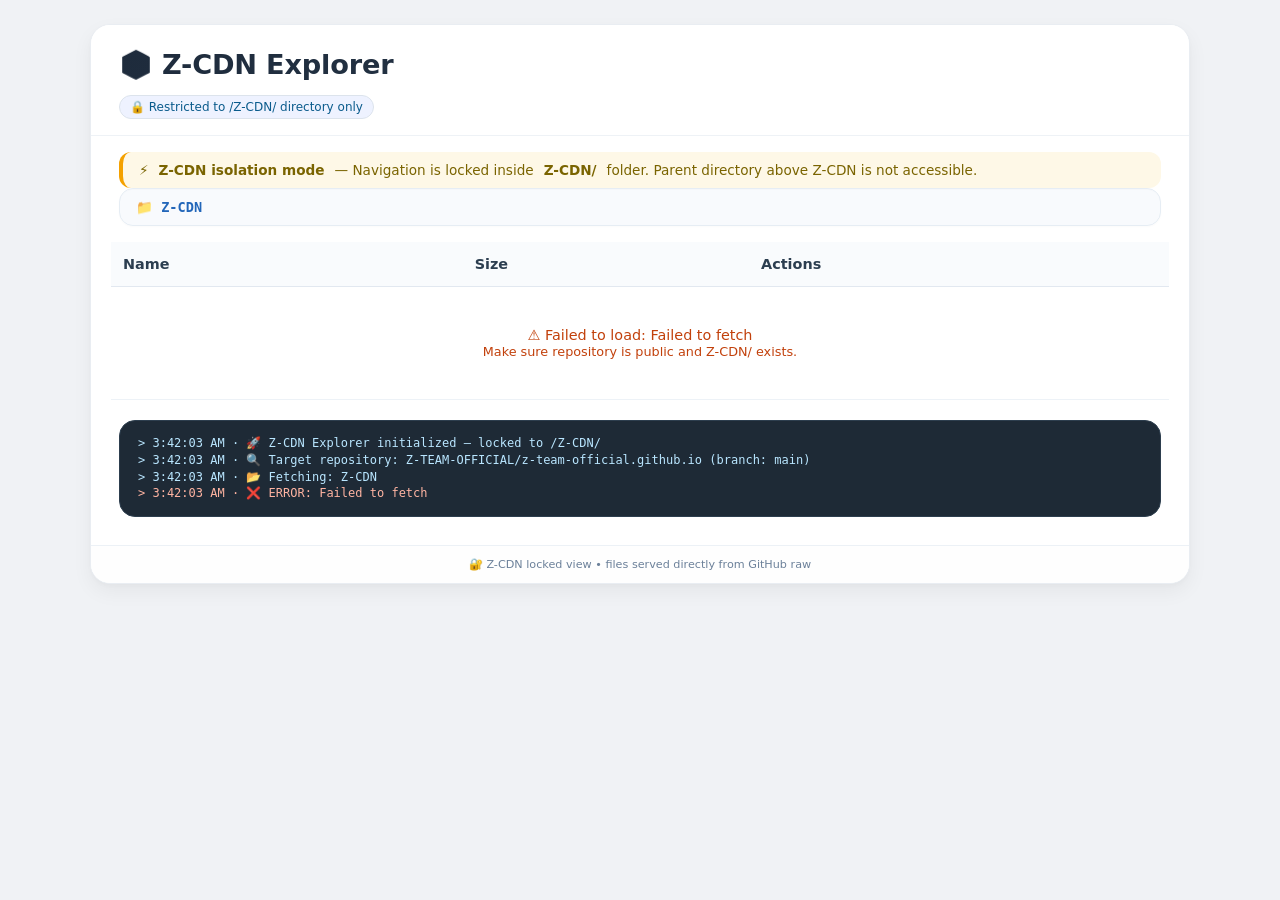
<file: Z-CDN/view.html>
<!DOCTYPE html>
<html lang="en">
<head>
    <meta charset="UTF-8">
    <meta name="viewport" content="width=device-width, initial-scale=1.0">
    <title>Z-CDN Explorer</title>
    <style>
        * {
            box-sizing: border-box;
        }

        body {
            font-family: 'Segoe UI', system-ui, -apple-system, BlinkMacSystemFont, 'Roboto', sans-serif;
            background: #f0f2f5;
            margin: 0;
            padding: 24px 20px;
            color: #1a1f2c;
        }

        .container {
            max-width: 1100px;
            margin: 0 auto;
            background: #ffffff;
            border-radius: 20px;
            box-shadow: 0 8px 20px rgba(0, 0, 0, 0.05), 0 2px 4px rgba(0, 0, 0, 0.02);
            overflow: hidden;
            border: 1px solid #e9edf2;
            transition: all 0.2s;
        }

        .header {
            padding: 24px 28px 16px 28px;
            background: #ffffff;
            border-bottom: 1px solid #eef2f6;
        }

        .header h2 {
            margin: 0 0 6px 0;
            font-weight: 600;
            font-size: 1.7rem;
            background: linear-gradient(135deg, #1e2b3c, #2c3e50);
            background-clip: text;
            -webkit-background-clip: text;
            color: transparent;
            letter-spacing: -0.2px;
        }

        .badge {
            display: inline-block;
            background: #eef2ff;
            color: #0a5b8c;
            font-size: 0.75rem;
            font-weight: 500;
            padding: 4px 10px;
            border-radius: 40px;
            margin-top: 8px;
            border: 1px solid #dce3ec;
        }

        .restriction-note {
            background: #fef8e7;
            border-left: 4px solid #f4a100;
            padding: 10px 16px;
            font-size: 0.85rem;
            margin: 16px 28px 0 28px;
            border-radius: 12px;
            color: #7a6400;
            display: flex;
            align-items: center;
            gap: 10px;
            backdrop-filter: blur(2px);
        }

        .restriction-note span {
            font-weight: 600;
        }

        .breadcrumb {
            margin: 0 28px 16px 28px;
            background: #f8fafd;
            padding: 10px 16px;
            border-radius: 14px;
            font-family: 'SF Mono', 'JetBrains Mono', monospace;
            font-size: 0.85rem;
            border: 1px solid #e6edf4;
            box-shadow: inset 0 1px 1px #00000004, 0 1px 2px rgba(0,0,0,0.02);
        }

        .breadcrumb span {
            color: #2266b9;
            cursor: pointer;
            font-weight: 600;
            transition: color 0.2s;
        }

        .breadcrumb span:hover {
            color: #0f4c81;
            text-decoration: underline;
        }

        .table-wrapper {
            overflow-x: auto;
            margin: 0 20px 16px 20px;
        }

        #explorer-table {
            width: 100%;
            border-collapse: collapse;
            font-size: 0.9rem;
            border-radius: 16px;
        }

        #explorer-table th {
            text-align: left;
            padding: 14px 12px;
            background: #f9fbfd;
            border-bottom: 1.5px solid #e2e8f0;
            font-weight: 600;
            color: #2c3e50;
        }

        #explorer-table td {
            padding: 12px 12px;
            border-bottom: 1px solid #edf2f7;
            vertical-align: middle;
        }

        .file-row {
            transition: background 0.15s;
            cursor: pointer;
        }

        .file-row:hover {
            background: #f5f9ff;
        }

        .folder {
            font-weight: 600;
            color: #2c6e9e;
            cursor: pointer;
        }

        .file {
            color: #2c3e4e;
        }

        .icon {
            margin-right: 10px;
            font-size: 1.05rem;
        }

        .actions a {
            color: #2c6e9e;
            text-decoration: none;
            font-size: 0.75rem;
            font-weight: 500;
            background: #f1f5f9;
            padding: 5px 12px;
            border-radius: 20px;
            margin-left: 8px;
            transition: all 0.2s;
            display: inline-block;
            border: 1px solid #e0e7ef;
        }

        .actions a:first-child {
            margin-left: 0;
        }

        .actions a:hover {
            background: #1f6392;
            color: white;
            border-color: #1f6392;
            box-shadow: 0 2px 5px rgba(0,0,0,0.05);
        }

        #log {
            margin: 20px 28px 28px 28px;
            background: #1e2a36;
            color: #cbd5e6;
            font-family: 'SF Mono', 'Fira Code', monospace;
            font-size: 0.75rem;
            padding: 14px 18px;
            border-radius: 16px;
            max-height: 110px;
            overflow-y: auto;
            border: 1px solid #2d3e4e;
            line-height: 1.4;
        }

        .empty-message {
            text-align: center;
            padding: 48px 20px;
            color: #6c7a8e;
            font-style: italic;
        }

        footer {
            font-size: 0.7rem;
            text-align: center;
            padding: 12px 20px;
            border-top: 1px solid #ecf1f6;
            color: #6c819a;
            background: #fefefe;
        }

        @media (max-width: 680px) {
            body { padding: 12px; }
            .header { padding: 18px 20px; }
            .breadcrumb { margin: 0 16px 12px 16px; }
            .restriction-note { margin: 12px 16px 0 16px; }
            .table-wrapper { margin: 0 12px 12px 12px; }
            #log { margin: 16px 16px 20px 16px; }
            .actions a { padding: 3px 8px; font-size: 0.7rem; }
        }
    </style>
</head>
<body>
<div class="container">
    <div class="header">
        <h2>📦 Z-CDN Explorer</h2>
        <div class="badge">🔒 Restricted to /Z-CDN/ directory only</div>
    </div>
    <div class="restriction-note">
        ⚡ <span>Z-CDN isolation mode</span> — Navigation is locked inside <strong>Z-CDN/</strong> folder. Parent directory above Z-CDN is not accessible.
    </div>
    <div id="path-display" class="breadcrumb">⟳ loading context...</div>
    <div class="table-wrapper">
        <table id="explorer-table">
            <thead>
                <tr><th>Name</th><th>Size</th><th>Actions</th></tr>
            </thead>
            <tbody id="explorer-body">
                <tr><td colspan="3" style="text-align:center;">🔍 scanning Z-CDN repository...</td></tr>
            </tbody>
        </table>
    </div>
    <div id="log"></div>
    <footer>🔐 Z-CDN locked view • files served directly from GitHub raw</footer>
</div>

<script>
    // ======================== CONFIGURATION ========================
    const CONFIG = {
        user: "Z-TEAM-OFFICIAL",
        repo: "z-team-official.github.io",
        branch: "main"
    };
    const RESTRICTED_BASE = "Z-CDN";     // root folder — ONLY show contents inside this directory
    
    // state: full path from repo root (always starts with "Z-CDN")
    let currentFullPath = RESTRICTED_BASE;   
    
    const bodyEl = document.getElementById('explorer-body');
    const pathDisplay = document.getElementById('path-display');
    const logEl = document.getElementById('log');
    
    // helper: logging with timestamp-like style
    function log(msg, isError = false) {
        const d = document.createElement('div');
        d.textContent = `> ${new Date().toLocaleTimeString()} · ${msg}`;
        if (isError) d.style.color = "#ffb4a2";
        else d.style.color = "#b9e6ff";
        logEl.appendChild(d);
        logEl.scrollTop = logEl.scrollHeight;
        // keep log tidy
        while (logEl.children.length > 45) logEl.removeChild(logEl.firstChild);
    }
    
    function formatSize(bytes) {
        if (!bytes || bytes === 0) return "—";
        const k = 1024;
        const sizes = ['B', 'KB', 'MB'];
        const i = Math.floor(Math.log(bytes) / Math.log(k));
        return parseFloat((bytes / Math.pow(k, i)).toFixed(1)) + ' ' + sizes[i];
    }
    
    // ensure path stays inside Z-CDN (enforce security)
    function sanitizePath(requestedPath) {
        if (!requestedPath || typeof requestedPath !== 'string') return RESTRICTED_BASE;
        // trim and normalize slashes
        let normalized = requestedPath.replace(/\\/g, '/').replace(/^\/+|\/+$/g, '');
        if (normalized === '') return RESTRICTED_BASE;
        // if path does NOT start with RESTRICTED_BASE exactly, we force to base
        if (!normalized.startsWith(RESTRICTED_BASE)) {
            log(`⛔ Access denied: "${requestedPath}" is outside Z-CDN/. Redirecting to Z-CDN/`, true);
            return RESTRICTED_BASE;
        }
        // prevent traversal tricks like Z-CDN/../evil (still starts with Z-CDN but let's block any '..')
        if (normalized.includes('/../') || normalized.includes('/..') || normalized === '..' || normalized.startsWith('../')) {
            log(`⛔ Invalid navigation: path traversal detected. Staying in Z-CDN/`, true);
            return RESTRICTED_BASE;
        }
        return normalized;
    }
    
    // get parent folder full path (safe: never goes above Z-CDN)
    function getParentPath(fullPath) {
        if (fullPath === RESTRICTED_BASE) return null; // no parent beyond base
        const parts = fullPath.split('/');
        if (parts.length <= 1) return null;
        parts.pop();  // remove last segment
        const parent = parts.join('/');
        // ensure parent still starts with RESTRICTED_BASE (should be always true)
        if (parent.length < RESTRICTED_BASE.length) return RESTRICTED_BASE;
        return parent;
    }
    
    // update interactive breadcrumb (relative to Z-CDN root)
    function updateBreadcrumb() {
        if (!currentFullPath || !currentFullPath.startsWith(RESTRICTED_BASE)) {
            pathDisplay.innerHTML = `<span onclick="navigateTo('${RESTRICTED_BASE}')">📁 Z-CDN</span>`;
            return;
        }
        // build clickable segments: show relative path from base
        const relativePath = currentFullPath.slice(RESTRICTED_BASE.length).replace(/^\/+/, '');
        const segments = relativePath ? relativePath.split('/') : [];
        let html = `<span onclick="navigateTo('${RESTRICTED_BASE}')">📁 Z-CDN</span>`;
        let cumulative = RESTRICTED_BASE;
        for (let i = 0; i < segments.length; i++) {
            const seg = segments[i];
            if (!seg) continue;
            cumulative += '/' + seg;
            html += ` / <span onclick="navigateTo('${cumulative}')">${escapeHtml(seg)}</span>`;
        }
        pathDisplay.innerHTML = html;
    }
    
    // simple XSS guard
    function escapeHtml(str) {
        if (!str) return '';
        return str.replace(/[&<>]/g, function(m) {
            if (m === '&') return '&amp;';
            if (m === '<') return '&lt;';
            if (m === '>') return '&gt;';
            return m;
        }).replace(/[\uD800-\uDBFF][\uDC00-\uDFFF]/g, function(c) {
            return c;
        });
    }
    
    // core fetch & render directory content
    async function scanDirectory(fullPath) {
        // enforce path restriction
        const safePath = sanitizePath(fullPath);
        if (safePath !== fullPath) {
            currentFullPath = safePath;
        } else {
            currentFullPath = safePath;
        }
        
        updateBreadcrumb();
        
        // show loading state
        bodyEl.innerHTML = `<tr><td colspan="3" style="padding: 32px; text-align:center;">⏳ Loading ${escapeHtml(currentFullPath)} ...</td></tr>`;
        
        const apiUrl = `https://api.github.com/repos/${CONFIG.user}/${CONFIG.repo}/contents/${currentFullPath}?ref=${CONFIG.branch}`;
        
        try {
            log(`📂 Fetching: ${currentFullPath}`);
            const res = await fetch(apiUrl);
            
            if (!res.ok) {
                if (res.status === 404) {
                    throw new Error(`Folder "${currentFullPath}" not found in repository. Make sure Z-CDN/ exists.`);
                } else if (res.status === 403) {
                    throw new Error("GitHub API rate limit exceeded. Try again later.");
                } else {
                    throw new Error(`API error ${res.status}: ${res.statusText}`);
                }
            }
            
            const items = await res.json();
            if (!Array.isArray(items)) {
                throw new Error("Invalid API response (not a directory)");
            }
            
            // render table
            bodyEl.innerHTML = '';
            
            // show ".." parent if we are NOT at the restricted base (Z-CDN)
            if (currentFullPath !== RESTRICTED_BASE) {
                const parentPath = getParentPath(currentFullPath);
                if (parentPath && parentPath !== currentFullPath) {
                    const backRow = bodyEl.insertRow();
                    backRow.className = 'file-row';
                    backRow.style.cursor = 'pointer';
                    const parentCell = backRow.insertCell(0);
                    parentCell.colSpan = 3;
                    parentCell.innerHTML = `<span class="icon">📁</span> <strong style="color:#2c6e9e;">.. (Parent Directory)</strong>`;
                    parentCell.style.fontWeight = '500';
                    backRow.addEventListener('click', (e) => {
                        e.stopPropagation();
                        if (parentPath && parentPath !== currentFullPath) {
                            scanDirectory(parentPath);
                        } else {
                            scanDirectory(RESTRICTED_BASE);
                        }
                    });
                }
            }
            
            // sort: folders first, then files alphabetically
            const sortedItems = [...items].sort((a, b) => {
                if (a.type === 'dir' && b.type !== 'dir') return -1;
                if (a.type !== 'dir' && b.type === 'dir') return 1;
                return a.name.localeCompare(b.name);
            });
            
            let folderCount = 0, fileCount = 0;
            for (const item of sortedItems) {
                const isDirectory = (item.type === 'dir');
                if (isDirectory) folderCount++;
                else fileCount++;
                
                const icon = isDirectory ? '📂' : '📄';
                const displayName = isDirectory ? `${item.name}/` : item.name;
                const fileSize = isDirectory ? '—' : formatSize(item.size);
                const rawFileUrl = `https://raw.githubusercontent.com/${CONFIG.user}/${CONFIG.repo}/${CONFIG.branch}/${item.path}`;
                
                const row = bodyEl.insertRow();
                row.className = 'file-row';
                
                // name column
                const nameCell = row.insertCell(0);
                nameCell.className = isDirectory ? 'folder' : 'file';
                nameCell.innerHTML = `<span class="icon">${icon}</span>${escapeHtml(displayName)}`;
                
                // size column
                const sizeCell = row.insertCell(1);
                sizeCell.textContent = fileSize;
                sizeCell.style.whiteSpace = 'nowrap';
                
                // actions column (only for files)
                const actionsCell = row.insertCell(2);
                actionsCell.className = 'actions';
                if (!isDirectory) {
                    actionsCell.innerHTML = `
                        <a href="${rawFileUrl}" target="_blank" rel="noopener noreferrer">📄 Raw</a>
                        <a href="${rawFileUrl}" download="${escapeHtml(item.name)}">⬇️ Download</a>
                    `;
                } else {
                    actionsCell.innerHTML = '<span style="color:#9aaebf; font-size:0.7rem;">—</span>';
                }
                
                // click on row -> open folder (if directory)
                if (isDirectory) {
                    row.style.cursor = 'pointer';
                    row.addEventListener('click', (e) => {
                        // prevent if clicking on action links inside folder row (but there's no action link for folder)
                        if (e.target.tagName === 'A') return;
                        scanDirectory(item.path);   // item.path is full API path (includes Z-CDN prefix)
                    });
                }
            }
            
            log(`✅ Loaded ${folderCount} folder(s), ${fileCount} file(s) from ${currentFullPath}`);
            if (sortedItems.length === 0) {
                const emptyRow = bodyEl.insertRow();
                emptyRow.innerHTML = `<td colspan="3" class="empty-message">📭 This directory is empty (no files or subfolders)</td>`;
            }
        } catch (err) {
            log(`❌ ERROR: ${err.message}`, true);
            console.error(err);
            bodyEl.innerHTML = `<tr><td colspan="3" style="padding: 40px; text-align:center; color:#c2410c;">⚠️ Failed to load: ${escapeHtml(err.message)}<br><span style="font-size:0.8rem;">Make sure repository is public and Z-CDN/ exists.</span></td></tr>`;
        }
    }
    
    // public wrapper for breadcrumb & external navigation (ensures restriction)
    window.navigateTo = function(targetPath) {
        const safeTarget = sanitizePath(targetPath);
        if (safeTarget !== targetPath) {
            log(`🔁 Redirected to allowed directory: ${safeTarget}`);
        }
        scanDirectory(safeTarget);
    };
    
    // initial load: ONLY SHOW Z-CDN/ directory
    async function initExplorer() {
        log(`🚀 Z-CDN Explorer initialized — locked to /${RESTRICTED_BASE}/`);
        log(`🔍 Target repository: ${CONFIG.user}/${CONFIG.repo} (branch: ${CONFIG.branch})`);
        // start inside Z-CDN
        await scanDirectory(RESTRICTED_BASE);
    }
    
    // run application
    initExplorer().catch(e => {
        log(`🔥 Critical init error: ${e.message}`, true);
        bodyEl.innerHTML = `<tr><td colspan="3" style="padding: 30px;color:red;">Failed to initialize explorer. Check console.</td></tr>`;
    });
</script>
</body>
</html>
</file>
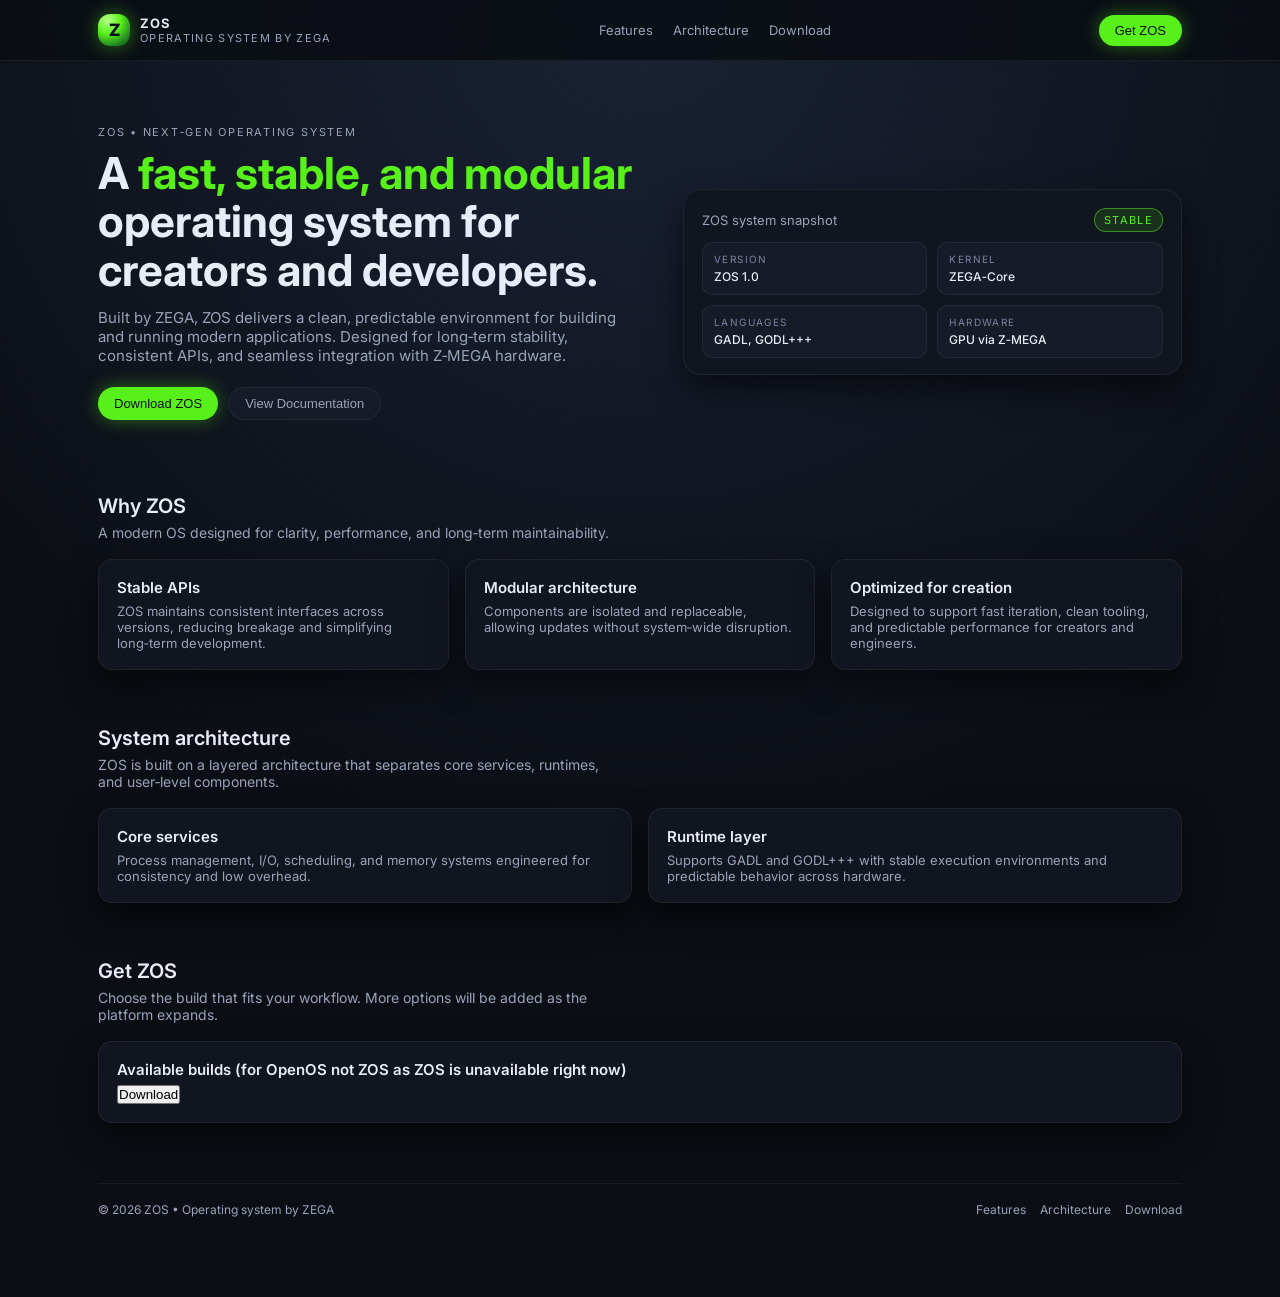
<file: companies/zega/os/zos.html>
<!DOCTYPE html>
<html lang="en">
<head>
  <meta charset="UTF-8" />
  <title>ZOS • Operating System by ZEGA</title>
  <meta name="viewport" content="width=device-width, initial-scale=1" />
  <meta name="description" content="ZOS is the next-generation operating system engineered by ZEGA. Fast, stable, modular, and designed for creators and developers." />

  <link href="https://fonts.googleapis.com/css2?family=Inter:wght@300;400;500;600;700&display=swap" rel="stylesheet">

  <style>
    :root {
      --accent: #58f01b;
      --accent-soft: rgba(88, 240, 27, 0.12);
      --bg: #0b0e14;
      --bg-panel: #11151f;
      --bg-soft: #161b27;
      --text: #e8ecf7;
      --text-muted: #9aa3b8;
      --radius: 14px;
      --radius-sm: 10px;
      --shadow: 0 14px 32px rgba(0,0,0,0.55);
      --border: rgba(255,255,255,0.06);
    }

    * {
      margin: 0;
      padding: 0;
      box-sizing: border-box;
    }

    body {
      font-family: "Inter", sans-serif;
      background: radial-gradient(circle at top, #1a2235 0%, #0b0e14 60%);
      color: var(--text);
      -webkit-font-smoothing: antialiased;
    }

    a {
      color: inherit;
      text-decoration: none;
    }

    header {
      position: sticky;
      top: 0;
      backdrop-filter: blur(14px);
      background: rgba(11,14,20,0.9);
      border-bottom: 1px solid var(--border);
      z-index: 20;
    }

    .nav {
      max-width: 1120px;
      margin: 0 auto;
      padding: 14px 18px;
      display: flex;
      align-items: center;
      justify-content: space-between;
      gap: 16px;
    }

    .brand {
      display: flex;
      align-items: center;
      gap: 10px;
    }

    .brand-mark {
      width: 32px;
      height: 32px;
      border-radius: 12px;
      background: radial-gradient(circle at 30% 20%, #b6ff87, #58f01b 40%, #1b7921 80%);
      box-shadow: 0 0 18px rgba(88,240,27,0.45);
      display: flex;
      align-items: center;
      justify-content: center;
      font-weight: 800;
      color: #0b0e14;
      font-size: 17px;
    }

    .brand-text-main {
      font-weight: 700;
      letter-spacing: 0.08em;
      font-size: 13px;
    }

    .brand-text-sub {
      font-size: 11px;
      color: var(--text-muted);
      letter-spacing: 0.12em;
      text-transform: uppercase;
    }

    .nav-links {
      display: flex;
      gap: 20px;
      font-size: 13px;
      color: var(--text-muted);
    }

    .nav-links a:hover {
      color: var(--accent);
    }

    .btn {
      padding: 8px 16px;
      border-radius: 999px;
      border: none;
      cursor: pointer;
      font-size: 13px;
      font-weight: 500;
      transition: 0.2s ease;
      display: inline-flex;
      align-items: center;
      gap: 6px;
    }

    .btn-primary {
      background: var(--accent);
      color: #0b0e14;
      box-shadow: 0 0 18px rgba(88,240,27,0.4);
    }

    .btn-primary:hover {
      transform: translateY(-1px);
      box-shadow: 0 0 26px rgba(88,240,27,0.55);
    }

    .btn-ghost {
      background: var(--bg-soft);
      border: 1px solid var(--border);
      color: var(--text-muted);
    }

    .btn-ghost:hover {
      color: var(--text);
      border-color: rgba(88,240,27,0.5);
    }

    .shell {
      max-width: 1120px;
      margin: 0 auto;
      padding: 40px 18px 80px;
    }

    /* HERO */

    .hero {
      display: grid;
      grid-template-columns: minmax(0, 1.1fr) minmax(0, 1fr);
      gap: 36px;
      align-items: center;
      margin-top: 24px;
    }

    .hero-kicker {
      font-size: 11px;
      text-transform: uppercase;
      letter-spacing: 0.16em;
      color: var(--text-muted);
      margin-bottom: 10px;
    }

    .hero-title {
      font-size: clamp(32px, 4vw, 44px);
      font-weight: 700;
      line-height: 1.1;
      margin-bottom: 14px;
    }

    .hero-highlight {
      color: var(--accent);
    }

    .hero-sub {
      font-size: 15px;
      color: var(--text-muted);
      max-width: 520px;
      margin-bottom: 22px;
    }

    .hero-actions {
      display: flex;
      flex-wrap: wrap;
      gap: 10px;
      margin-bottom: 18px;
    }

    /* PANEL */

    .panel {
      background: var(--bg-panel);
      border-radius: 18px;
      border: 1px solid var(--border);
      padding: 18px 18px 16px;
      box-shadow: var(--shadow);
    }

    .panel-header {
      display: flex;
      justify-content: space-between;
      align-items: center;
      margin-bottom: 10px;
      font-size: 13px;
      color: var(--text-muted);
    }

    .panel-tag {
      font-size: 11px;
      padding: 4px 9px;
      border-radius: 999px;
      border: 1px solid rgba(88,240,27,0.5);
      background: var(--accent-soft);
      color: var(--accent);
      letter-spacing: 0.12em;
      text-transform: uppercase;
    }

    .panel-grid {
      display: grid;
      grid-template-columns: repeat(2, minmax(0, 1fr));
      gap: 10px;
    }

    .panel-item {
      background: var(--bg-soft);
      border-radius: var(--radius-sm);
      border: 1px solid var(--border);
      padding: 10px 11px;
      font-size: 12px;
    }

    .panel-item-label {
      font-size: 10px;
      text-transform: uppercase;
      letter-spacing: 0.14em;
      color: #7a83a4;
      margin-bottom: 4px;
    }

    .panel-item-value {
      font-weight: 500;
    }

    /* SECTIONS */

    .section {
      margin-top: 56px;
    }

    .section-header {
      margin-bottom: 18px;
    }

    .section-title {
      font-size: 20px;
      font-weight: 600;
      margin-bottom: 6px;
    }

    .section-sub {
      font-size: 14px;
      color: var(--text-muted);
      max-width: 520px;
    }

    .grid {
      display: grid;
      gap: 16px;
    }

    .grid-3 {
      grid-template-columns: repeat(3, minmax(0, 1fr));
    }

    .grid-2 {
      grid-template-columns: repeat(2, minmax(0, 1fr));
    }

    .card {
      background: var(--bg-panel);
      border-radius: var(--radius);
      border: 1px solid var(--border);
      padding: 18px;
      box-shadow: var(--shadow);
      font-size: 13px;
    }

    .card-title {
      font-size: 15px;
      font-weight: 600;
      margin-bottom: 6px;
    }

    .card-body {
      color: var(--text-muted);
    }

    /* FOOTER */

    footer {
      border-top: 1px solid var(--border);
      margin-top: 60px;
      padding-top: 18px;
      font-size: 12px;
      color: var(--text-muted);
      display: flex;
      justify-content: space-between;
      flex-wrap: wrap;
      gap: 12px;
    }

    .footer-links {
      display: flex;
      gap: 14px;
    }

    @media (max-width: 900px) {
      .hero {
        grid-template-columns: minmax(0, 1fr);
      }
    }

    @media (max-width: 700px) {
      .nav-links {
        display: none;
      }
      .grid-3 {
        grid-template-columns: minmax(0, 1fr);
      }
      .grid-2 {
        grid-template-columns: minmax(0, 1fr);
      }
    }
  </style>
</head>
<body>

<header>
  <div class="nav">
    <div class="brand">
      <div class="brand-mark">Z</div>
      <div>
        <div class="brand-text-main">ZOS</div>
        <div class="brand-text-sub">operating system by ZEGA</div>
      </div>
    </div>

    <nav class="nav-links">
      <a href="#features">Features</a>
      <a href="#architecture">Architecture</a>
      <a href="#download">Download</a>
    </nav>

    <button class="btn btn-primary">Get ZOS</button>
  </div>
</header>

<div class="shell">

  <!-- HERO -->
  <section class="hero">
    <div>
      <div class="hero-kicker">ZOS • NEXT‑GEN OPERATING SYSTEM</div>

      <h1 class="hero-title">
        A <span class="hero-highlight">fast, stable, and modular</span> operating system for creators and developers.
      </h1>

      <p class="hero-sub">
        Built by ZEGA, ZOS delivers a clean, predictable environment for building and running modern applications.  
        Designed for long‑term stability, consistent APIs, and seamless integration with Z‑MEGA hardware.
      </p>

      <div class="hero-actions">
        <button class="btn btn-primary">Download ZOS</button>
        <button class="btn btn-ghost">View Documentation</button>
      </div>
    </div>

    <aside class="panel">
      <div class="panel-header">
        <span>ZOS system snapshot</span>
        <span class="panel-tag">Stable</span>
      </div>

      <div class="panel-grid">
        <div class="panel-item">
          <div class="panel-item-label">Version</div>
          <div class="panel-item-value">ZOS 1.0</div>
        </div>
        <div class="panel-item">
          <div class="panel-item-label">Kernel</div>
          <div class="panel-item-value">ZEGA‑Core</div>
        </div>
        <div class="panel-item">
          <div class="panel-item-label">Languages</div>
          <div class="panel-item-value">GADL, GODL+++</div>
        </div>
        <div class="panel-item">
          <div class="panel-item-label">Hardware</div>
          <div class="panel-item-value">GPU via Z‑MEGA</div>
        </div>
      </div>
    </aside>
  </section>

  <!-- FEATURES -->
  <section class="section" id="features">
    <div class="section-header">
      <h2 class="section-title">Why ZOS</h2>
      <p class="section-sub">
        A modern OS designed for clarity, performance, and long‑term maintainability.
      </p>
    </div>

    <div class="grid grid-3">
      <article class="card">
        <div class="card-title">Stable APIs</div>
        <div class="card-body">
          ZOS maintains consistent interfaces across versions, reducing breakage and simplifying long‑term development.
        </div>
      </article>

      <article class="card">
        <div class="card-title">Modular architecture</div>
        <div class="card-body">
          Components are isolated and replaceable, allowing updates without system‑wide disruption.
        </div>
      </article>

      <article class="card">
        <div class="card-title">Optimized for creation</div>
        <div class="card-body">
          Designed to support fast iteration, clean tooling, and predictable performance for creators and engineers.
        </div>
      </article>
    </div>
  </section>

  <!-- ARCHITECTURE -->
  <section class="section" id="architecture">
    <div class="section-header">
      <h2 class="section-title">System architecture</h2>
      <p class="section-sub">
        ZOS is built on a layered architecture that separates core services, runtimes, and user‑level components.
      </p>
    </div>

    <div class="grid grid-2">
      <article class="card">
        <div class="card-title">Core services</div>
        <div class="card-body">
          Process management, I/O, scheduling, and memory systems engineered for consistency and low overhead.
        </div>
      </article>

      <article class="card">
        <div class="card-title">Runtime layer</div>
        <div class="card-body">
          Supports GADL and GODL+++ with stable execution environments and predictable behavior across hardware.
        </div>
      </article>
    </div>
  </section>

  <!-- DOWNLOAD -->
  <section class="section" id="download">
    <div class="section-header">
      <h2 class="section-title">Get ZOS</h2>
      <p class="section-sub">
        Choose the build that fits your workflow. More options will be added as the platform expands.
      </p>
    </div>

    <div class="card">
      <div class="card-title">Available builds (for OpenOS not ZOS as ZOS is unavailable right now)</div>
      <div class="card-body">
        <a href="https://github.com/Z-TEAM-OFFICIAL/OpenOS">
         <button>Download</button>
        </a>
      </div>
    </div>
  </section>

  <!-- FOOTER -->
  <footer>
    <div>© <span id="year"></span> ZOS • Operating system by ZEGA</div>
    <div class="footer-links">
      <a href="#features">Features</a>
      <a href="#architecture">Architecture</a>
      <a href="#download">Download</a>
    </div>
  </footer>

</div>

<script>
  document.getElementById("year").textContent = new Date().getFullYear();
</script>

</body>
</html>
</file>
<file: font.css>
@font-face {
  font-family: 'Inter';
  font-style: normal;
  font-weight: 400;
  font-display: swap;
  src: url(UcC73FwrK3iLTeHuS_nVMrMxCp50SjIa1ZL7.woff2) format('woff2');
  unicode-range: U+0000-00FF, U+0131, U+0152-0153, U+02BB-02BC, U+02C6, U+02DA, U+02DC, U+0304, U+0308, U+0329, U+2000-206F, U+20AC, U+2122, U+2191, U+2193, U+2212, U+2215, U+FEFF, U+FFFD;
}
@font-face {
  font-family: 'Inter';
  font-style: normal;
  font-weight: 700;
  font-display: swap;
  src: url(UcC73FwrK3iLTeHuS_nVMrMxCp50SjIa1ZL7.woff2) format('woff2');
  unicode-range: U+0000-00FF, U+0131, U+0152-0153, U+02BB-02BC, U+02C6, U+02DA, U+02DC, U+0304, U+0308, U+0329, U+2000-206F, U+20AC, U+2122, U+2191, U+2193, U+2212, U+2215, U+FEFF, U+FFFD;
}
</file>
